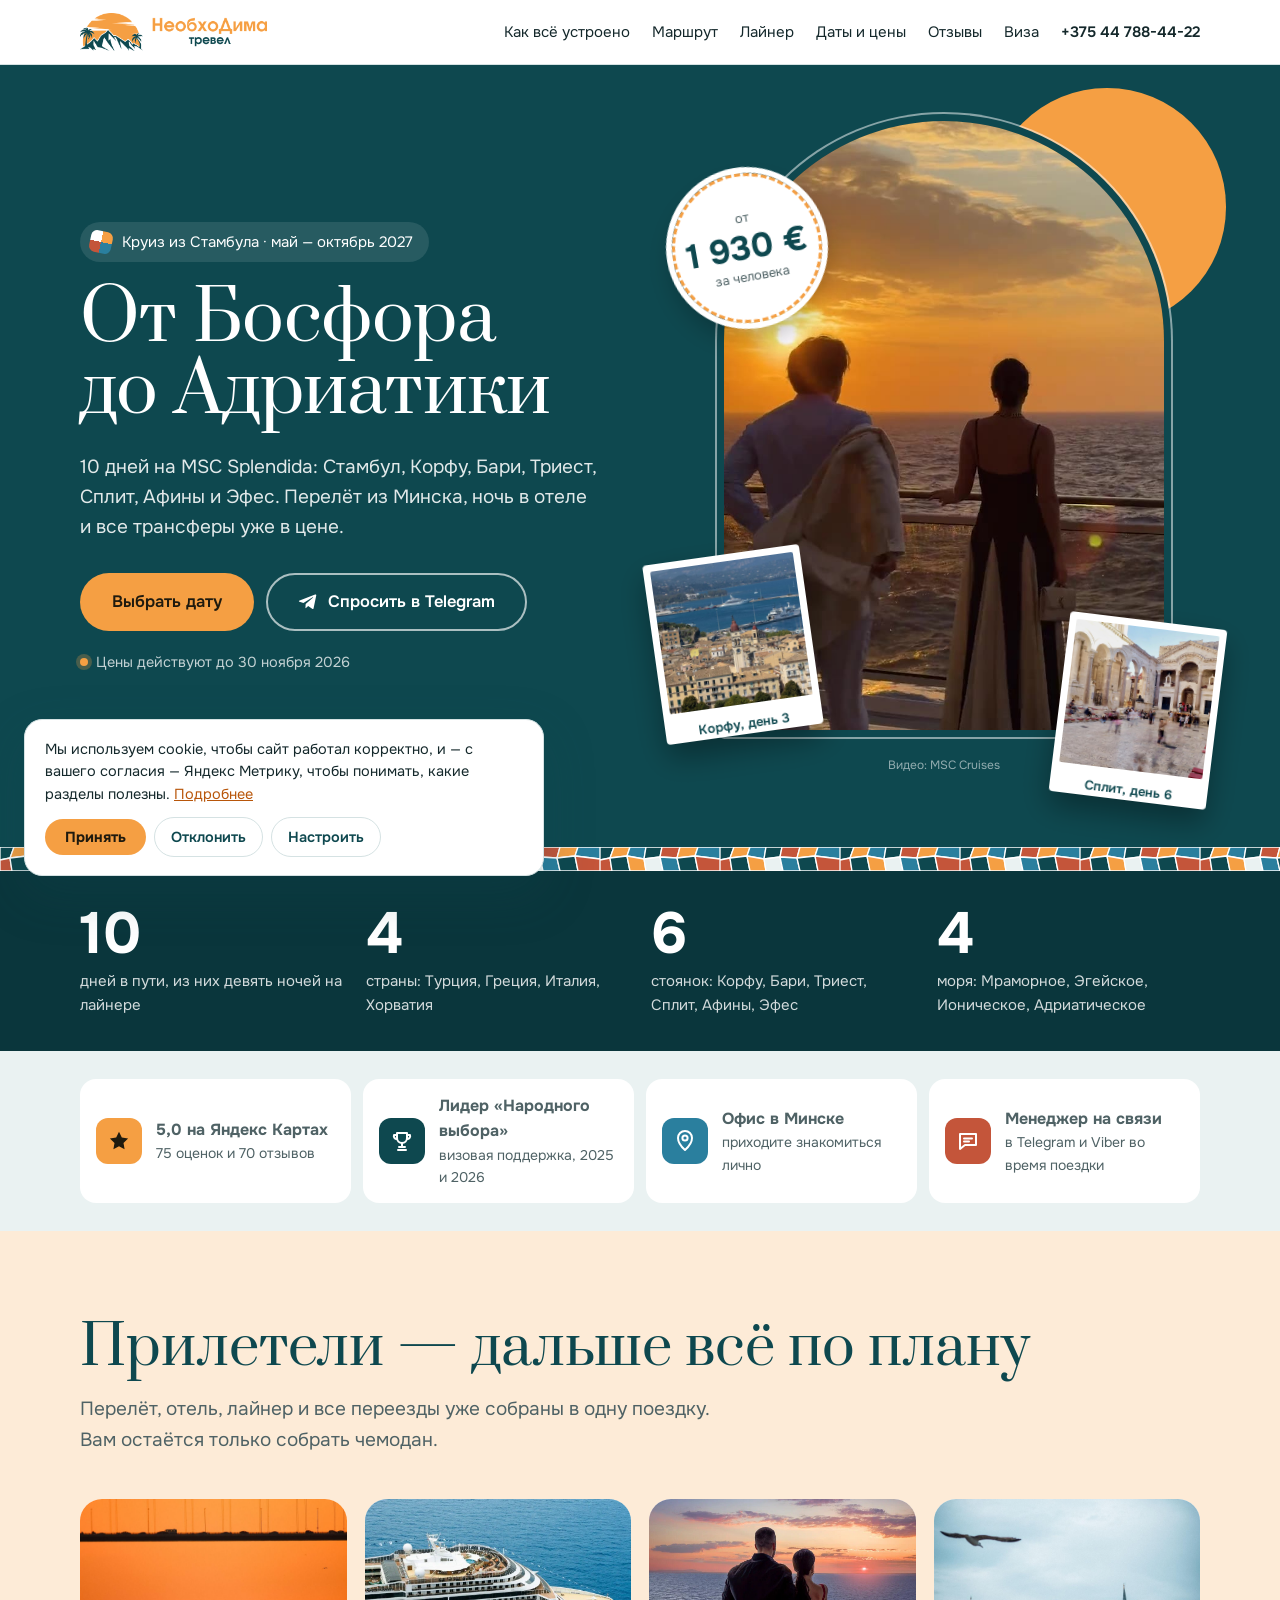
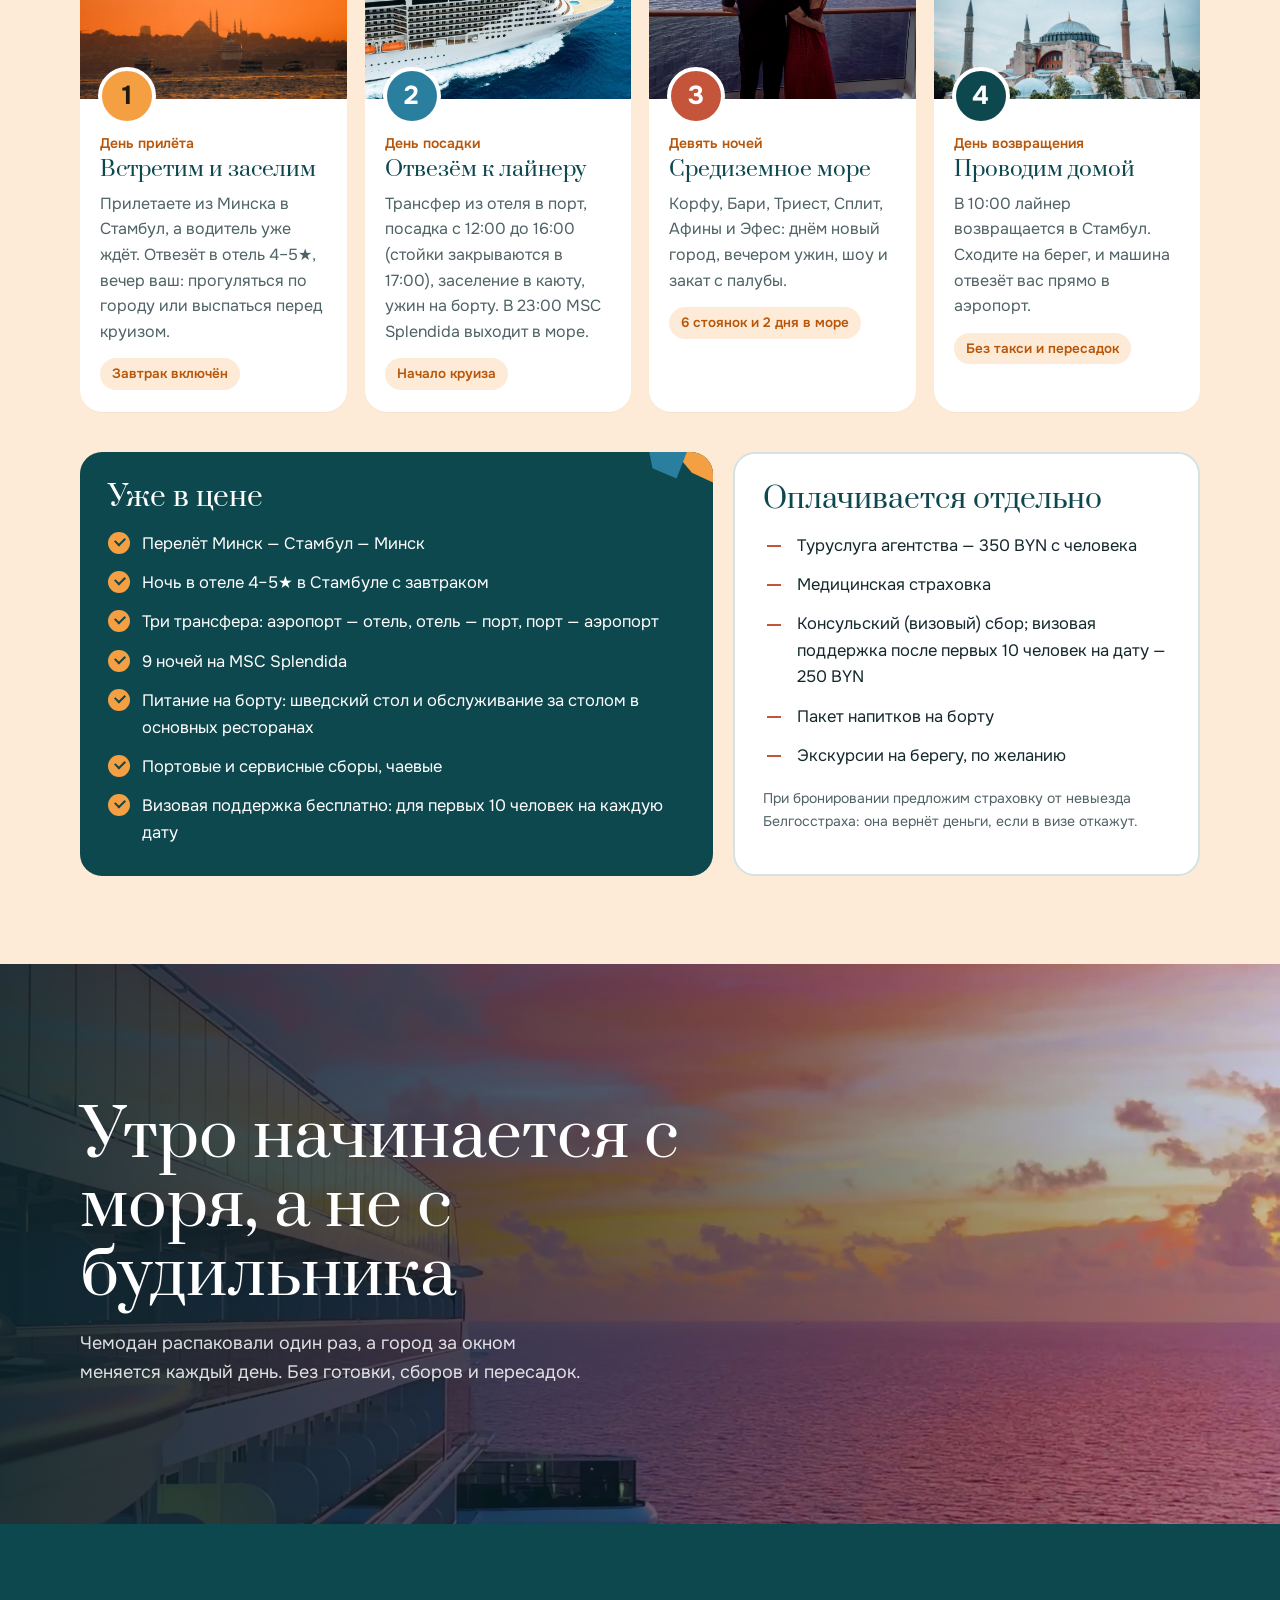
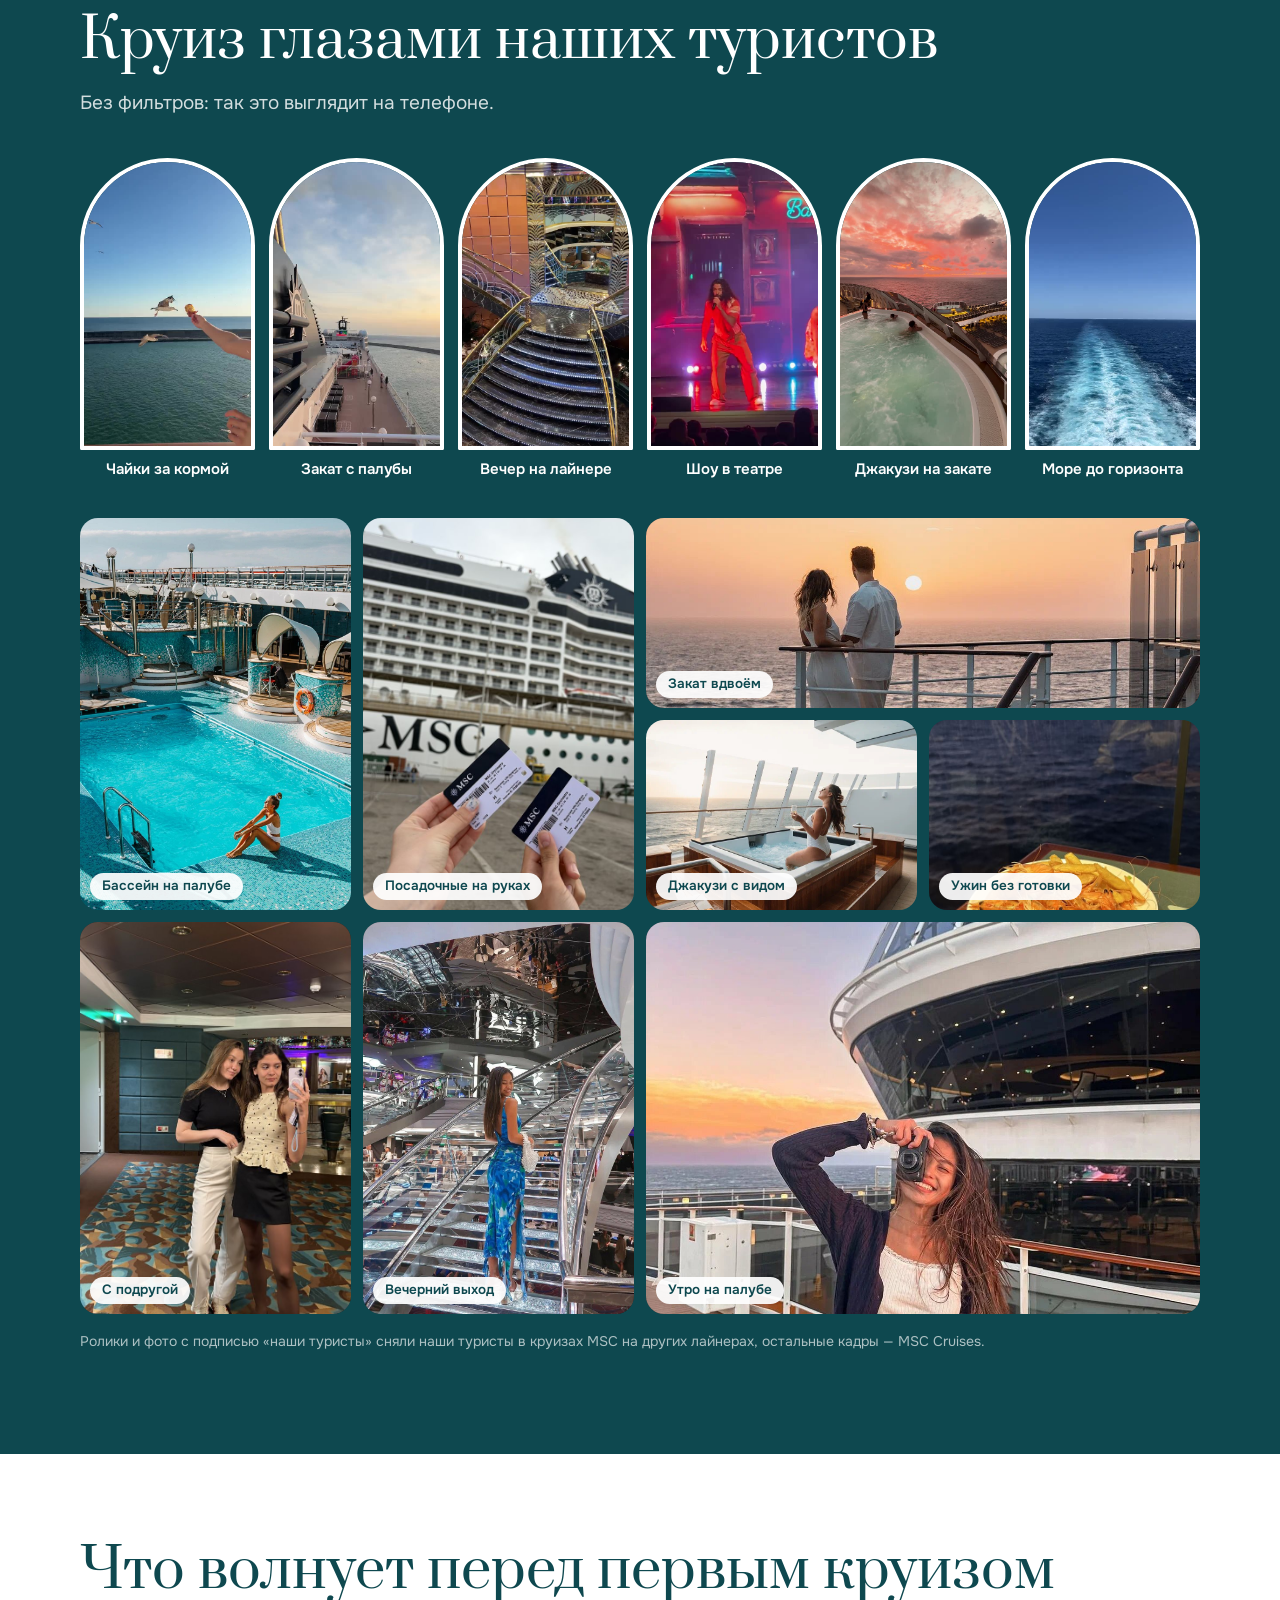
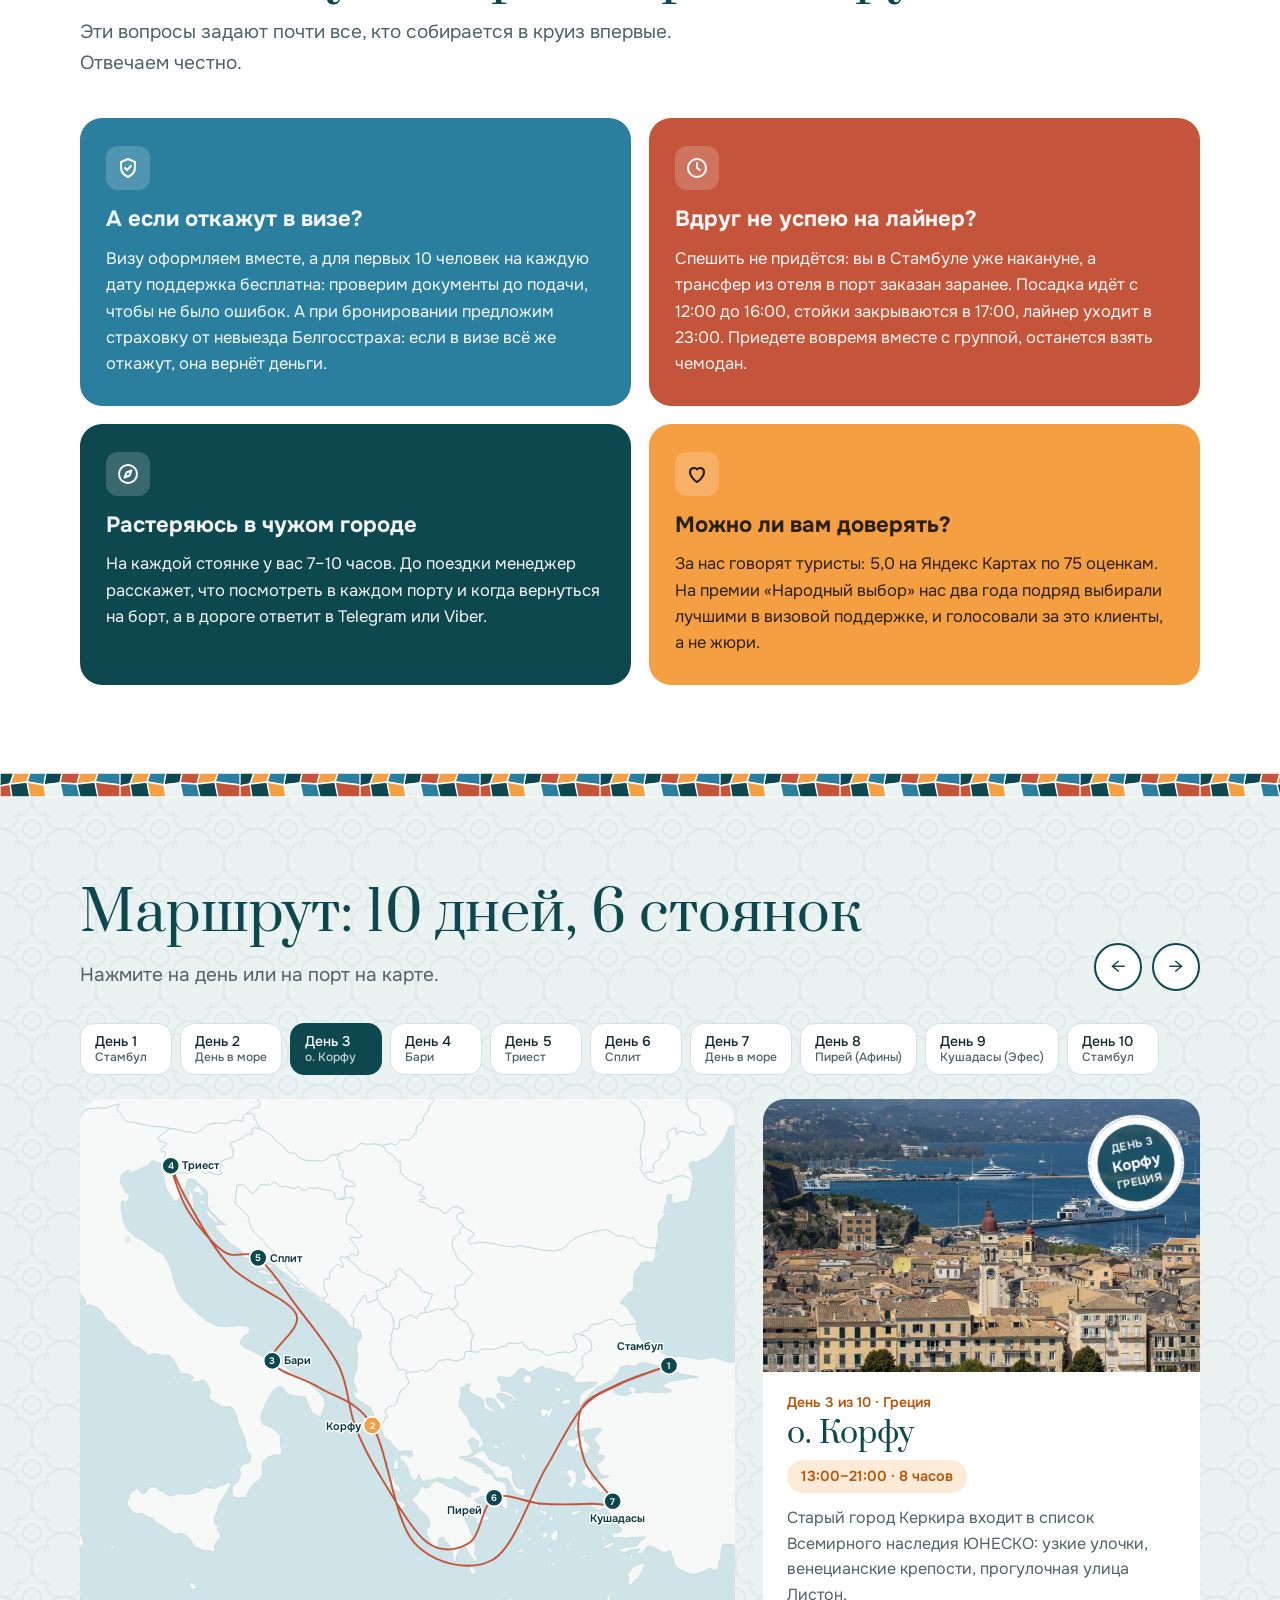
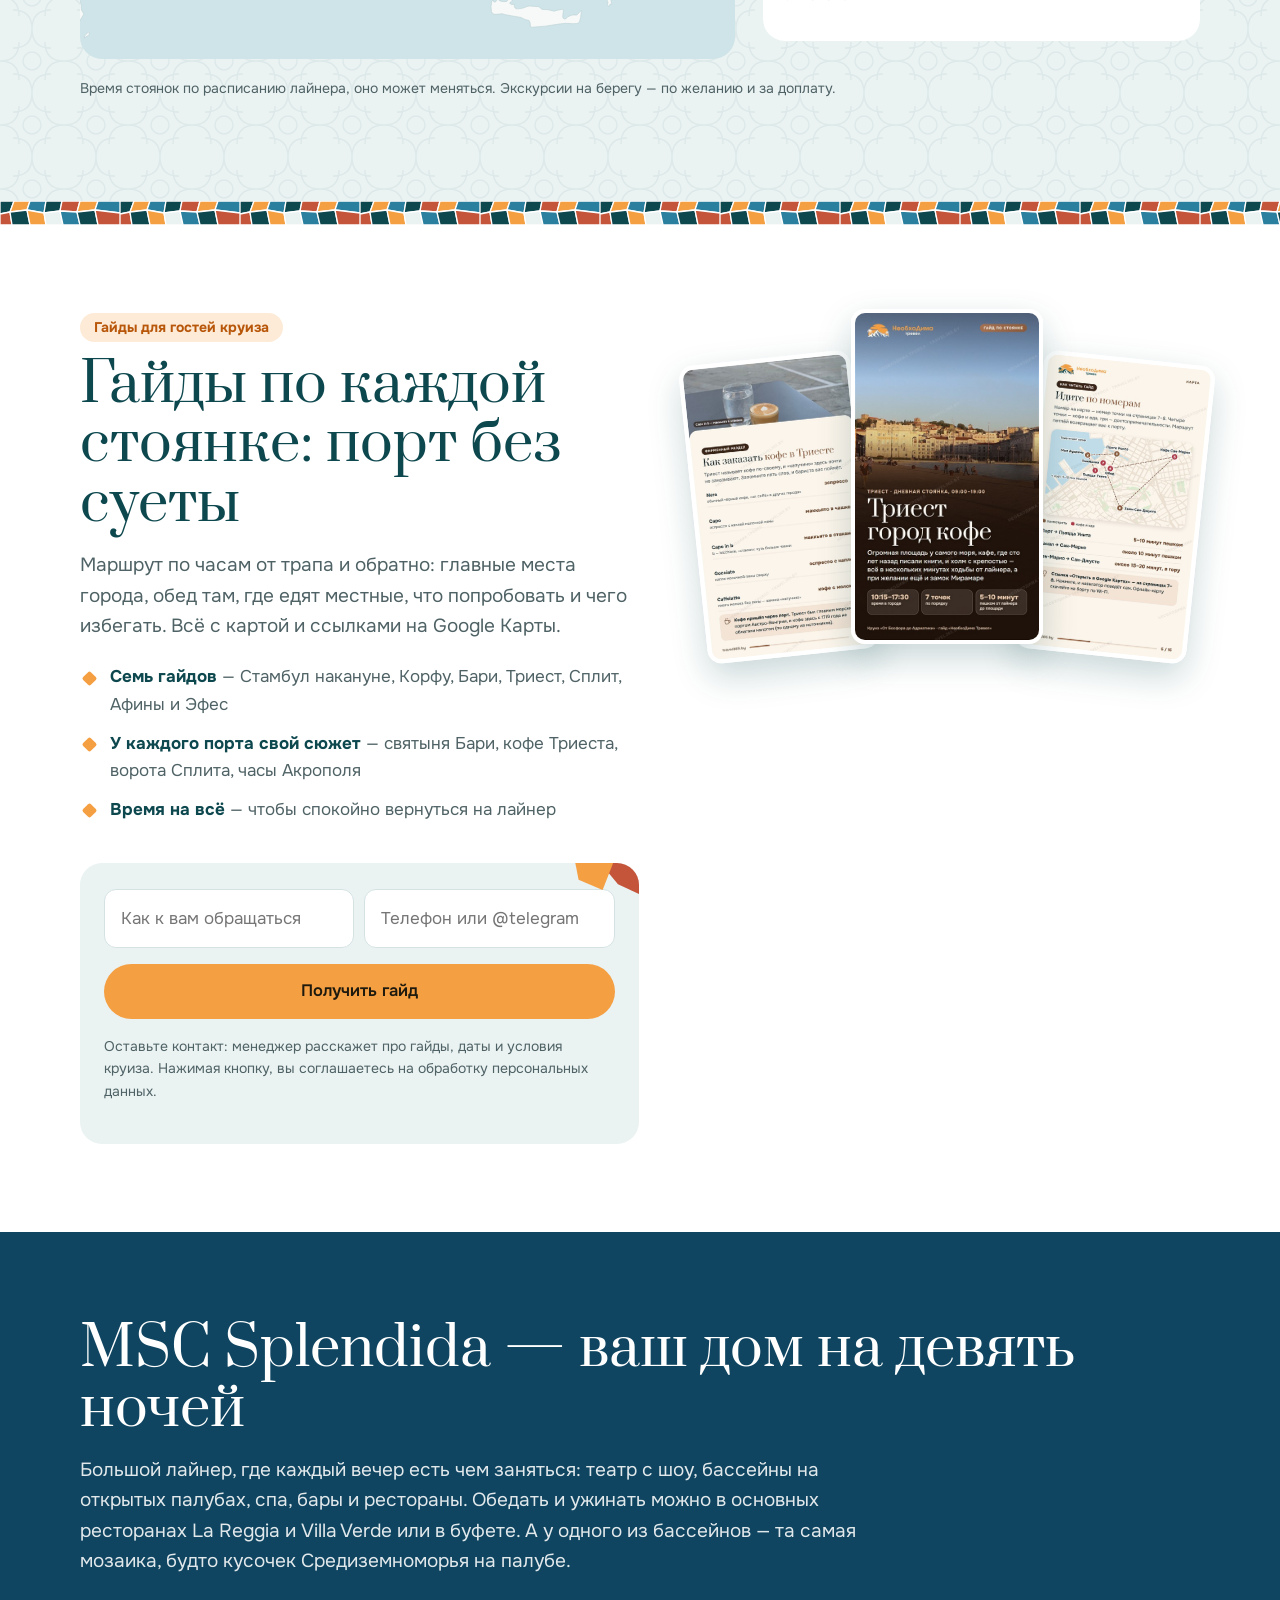
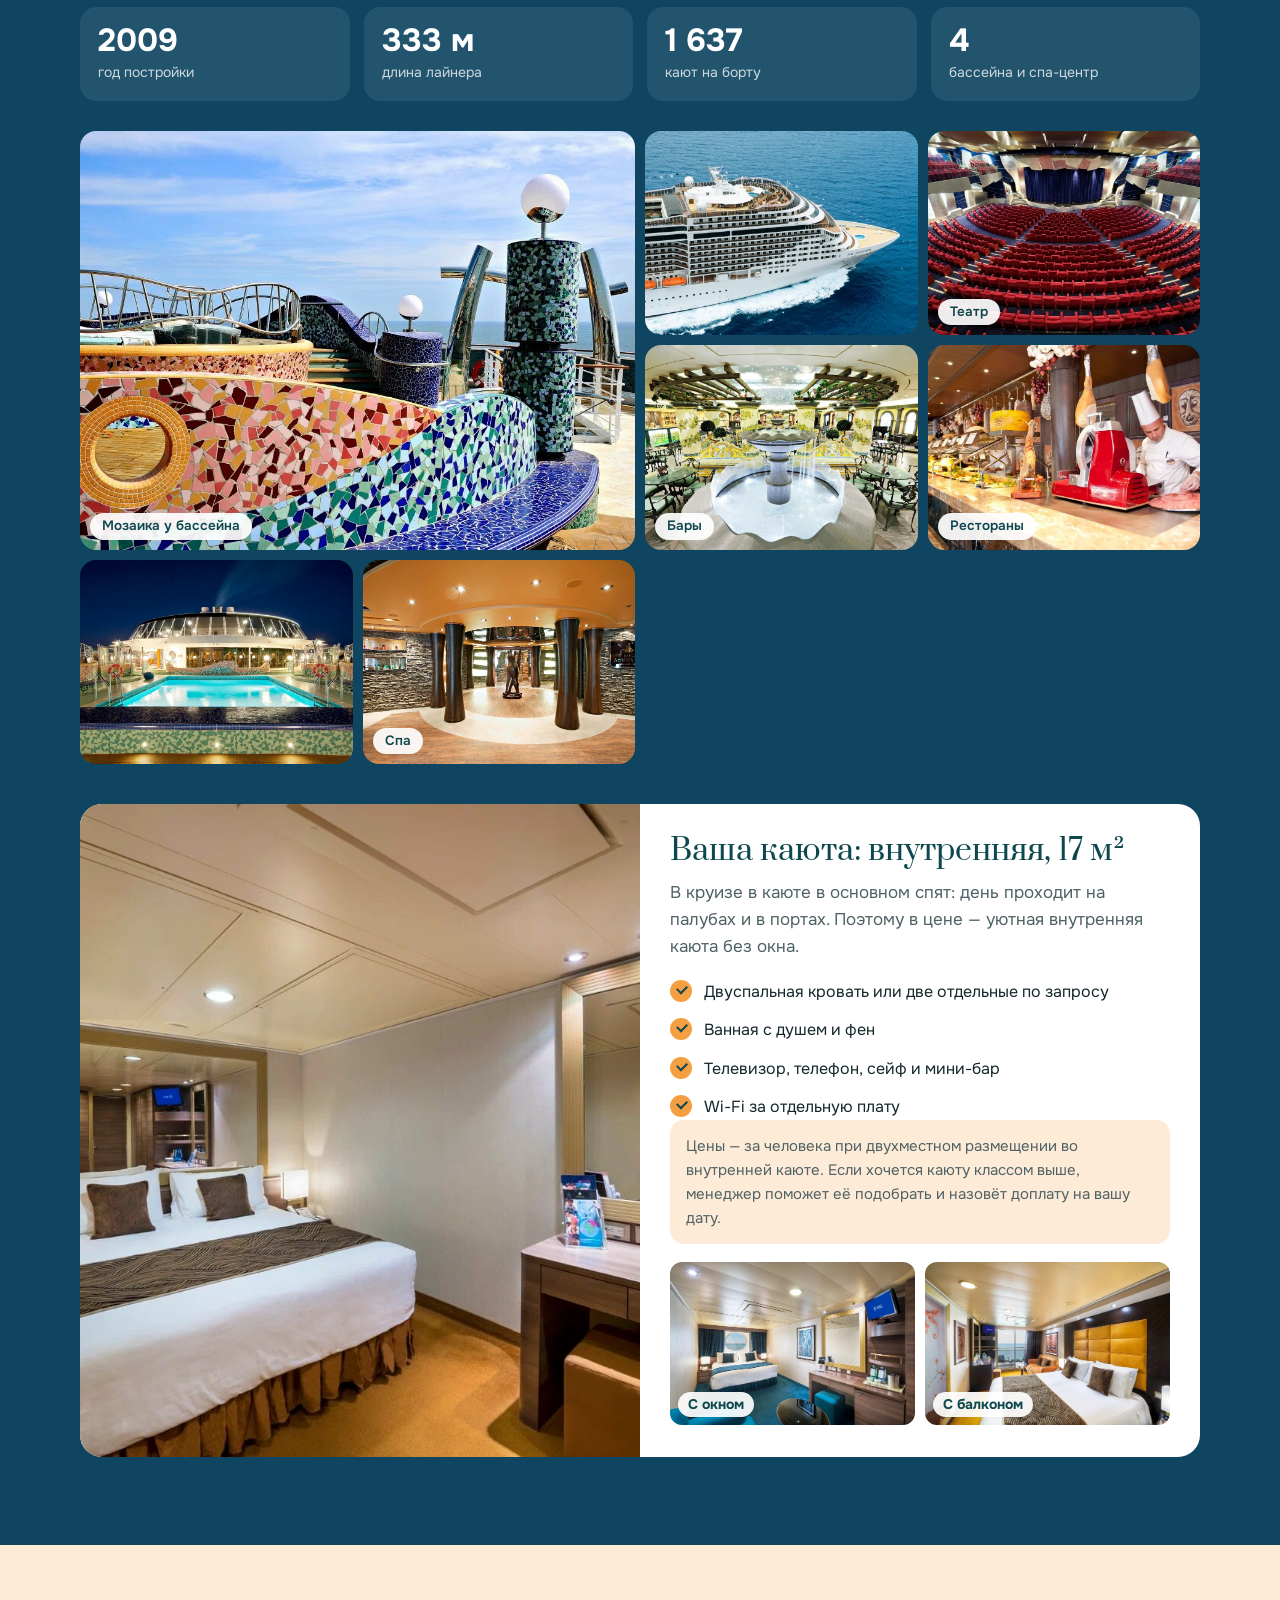
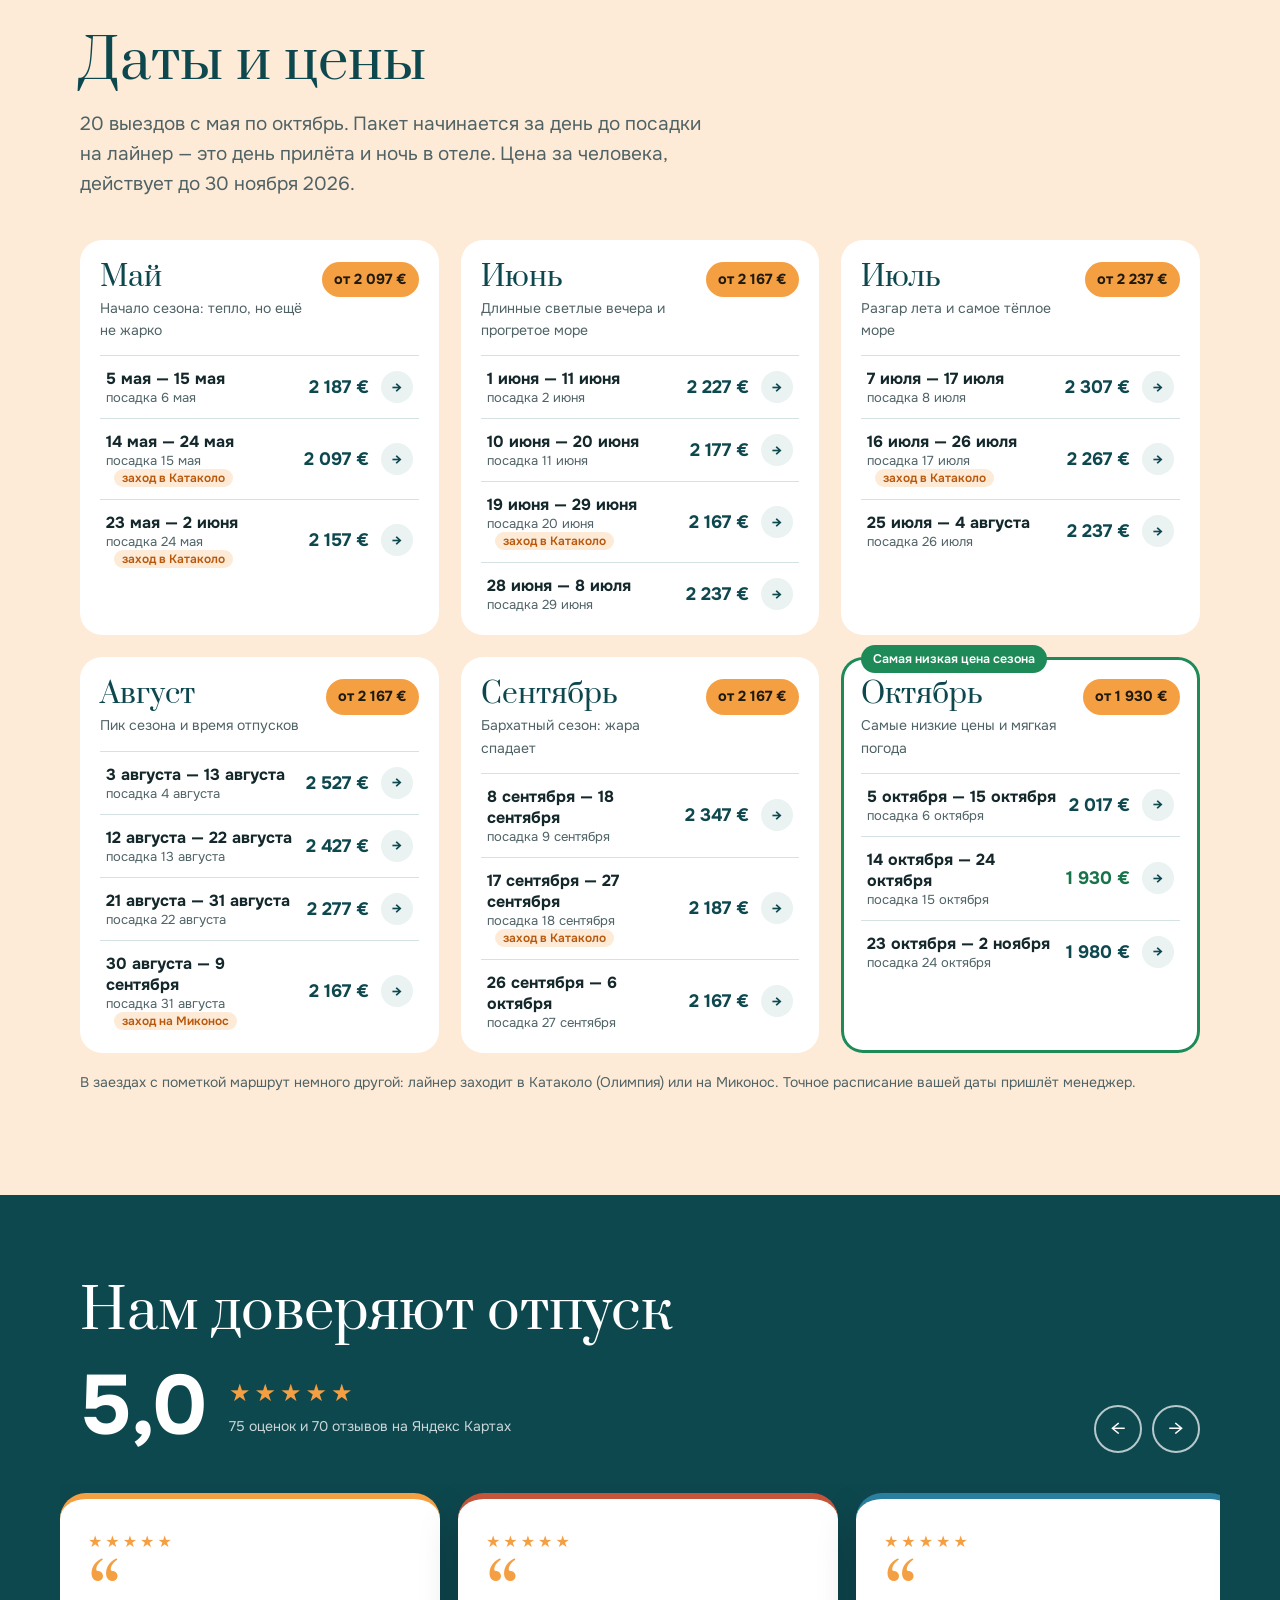
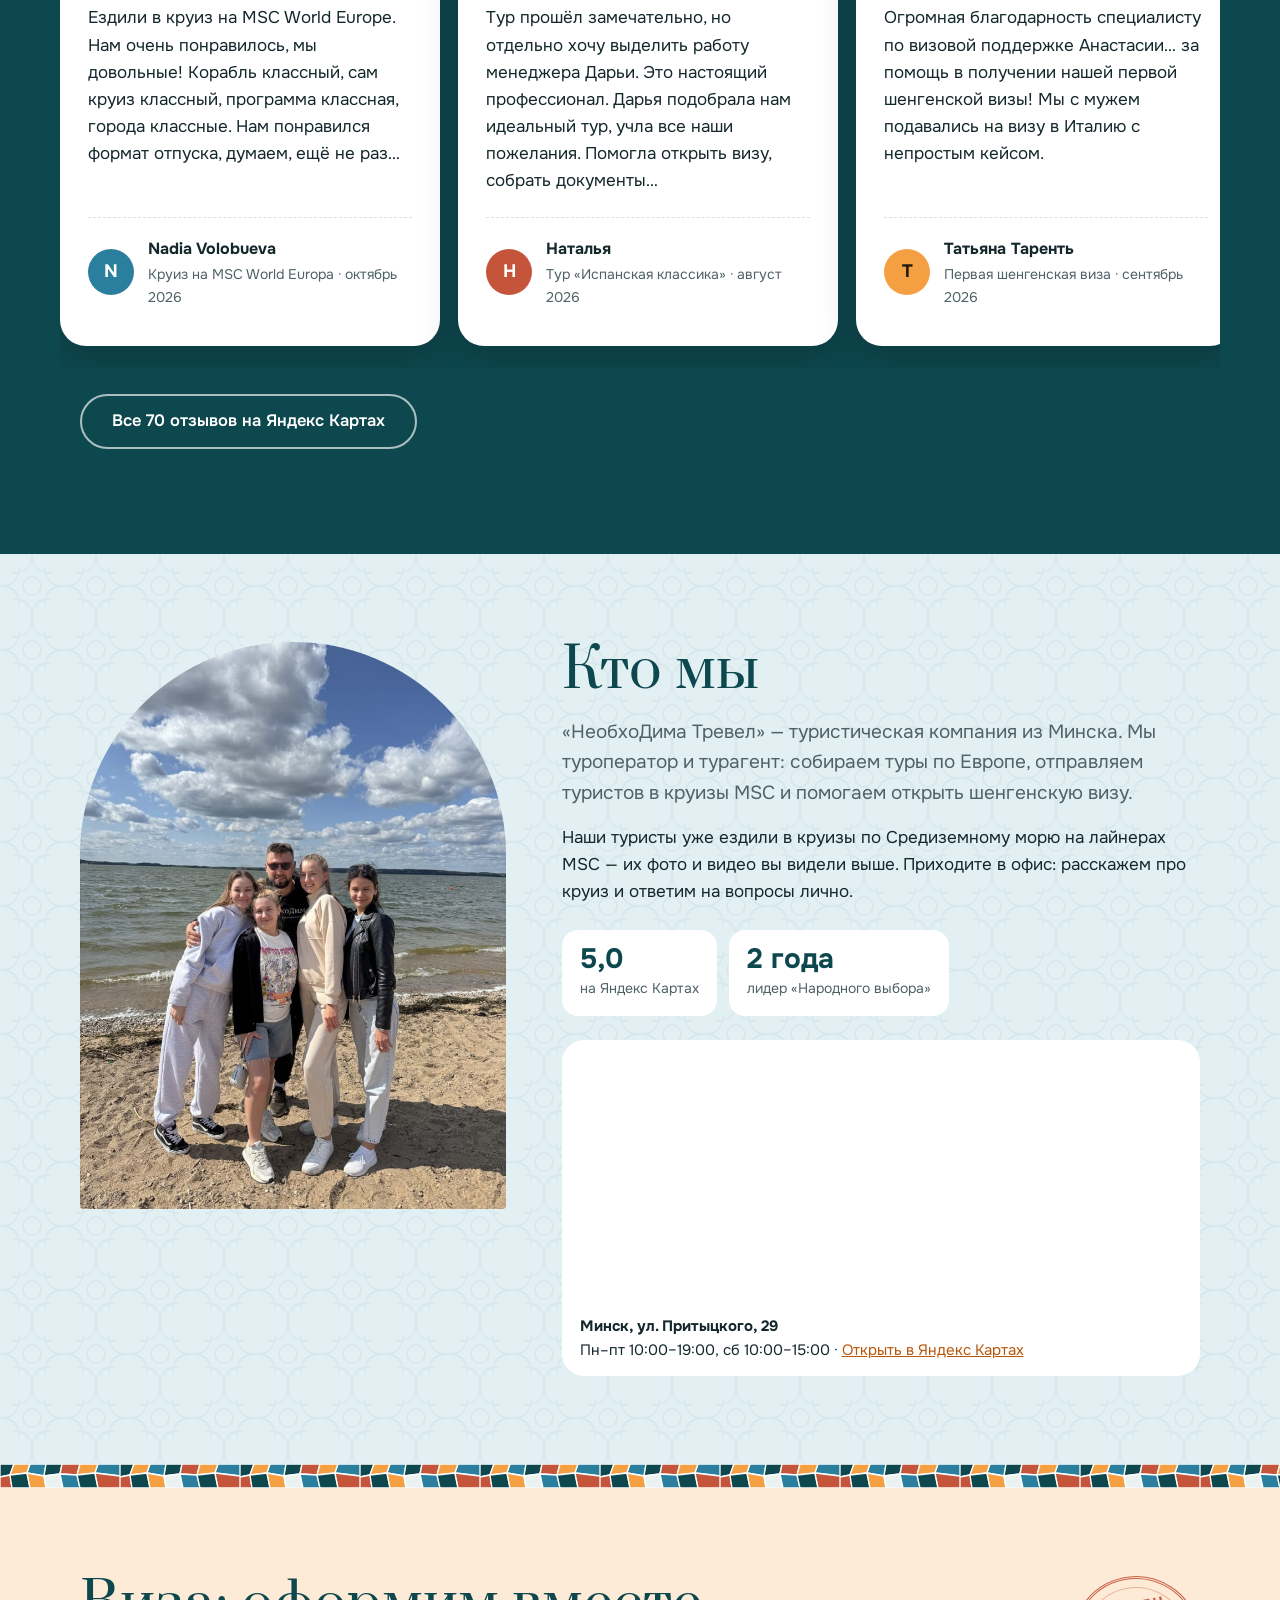
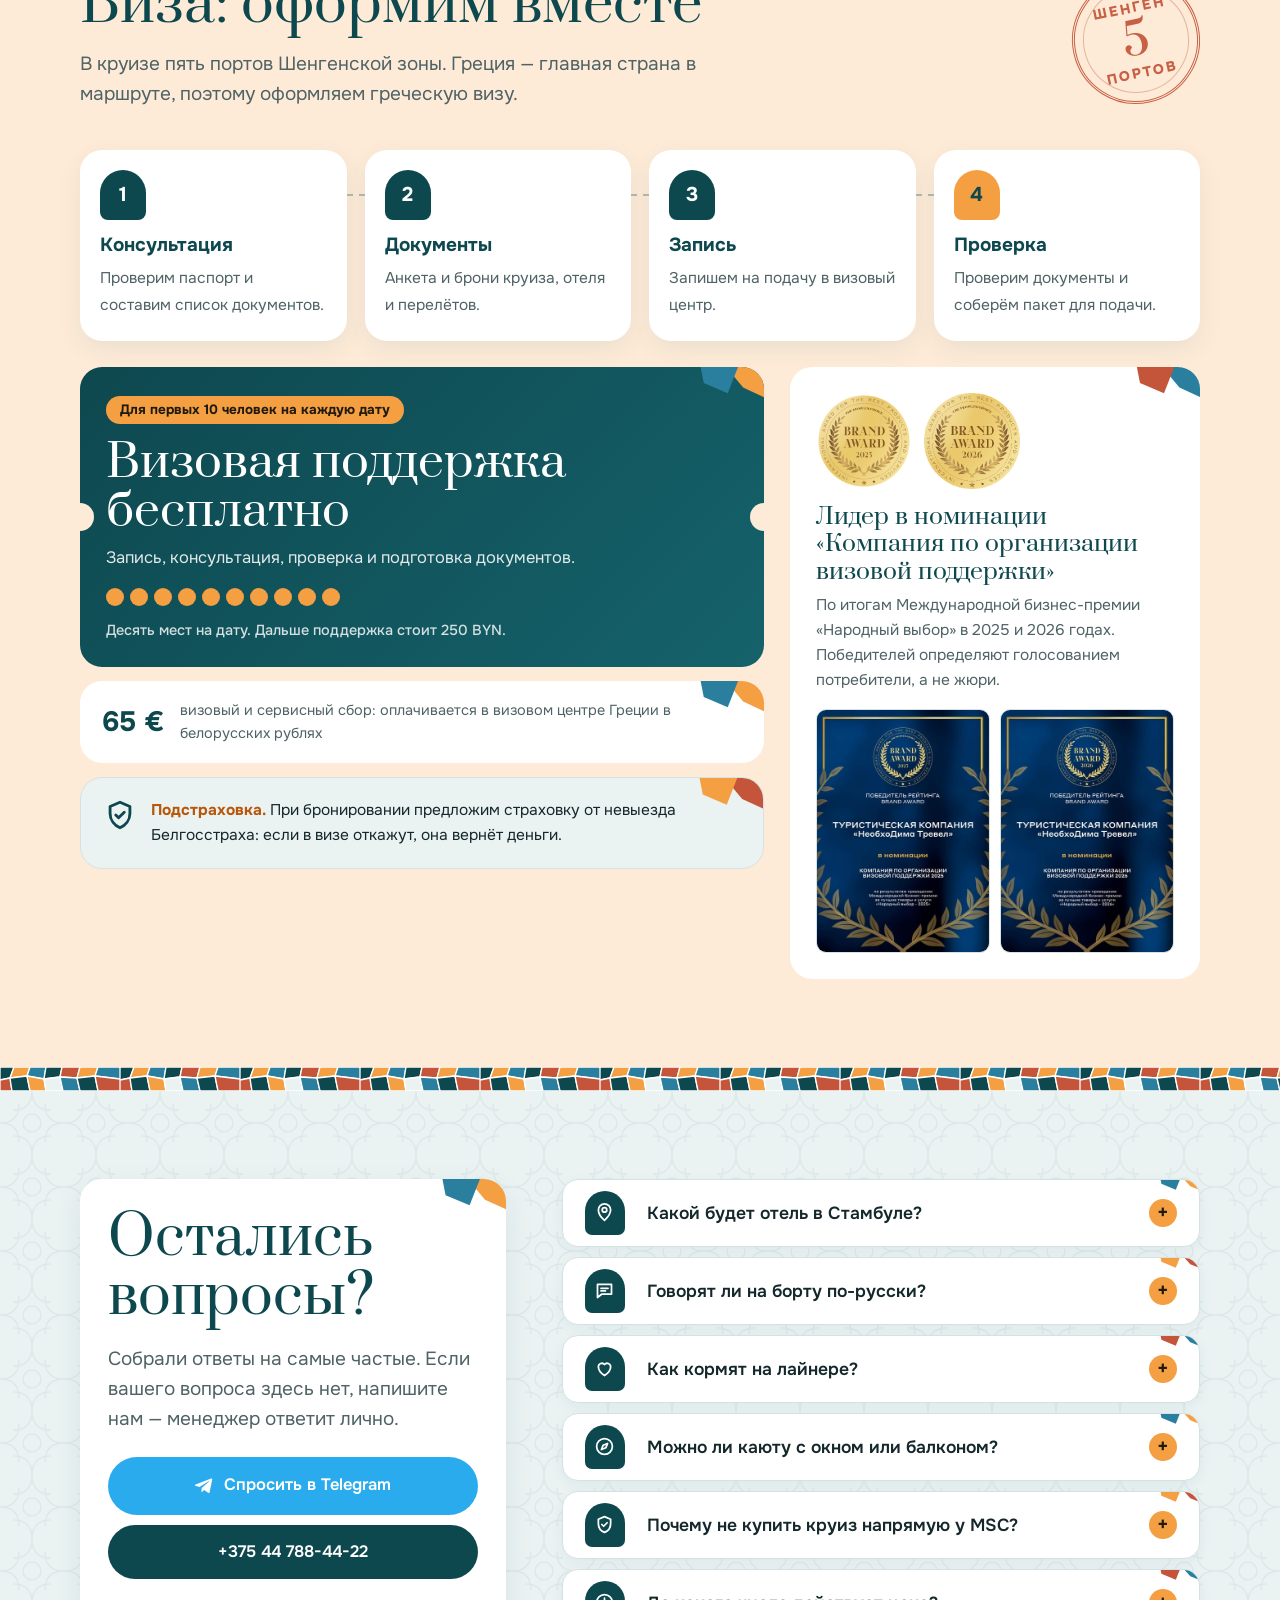
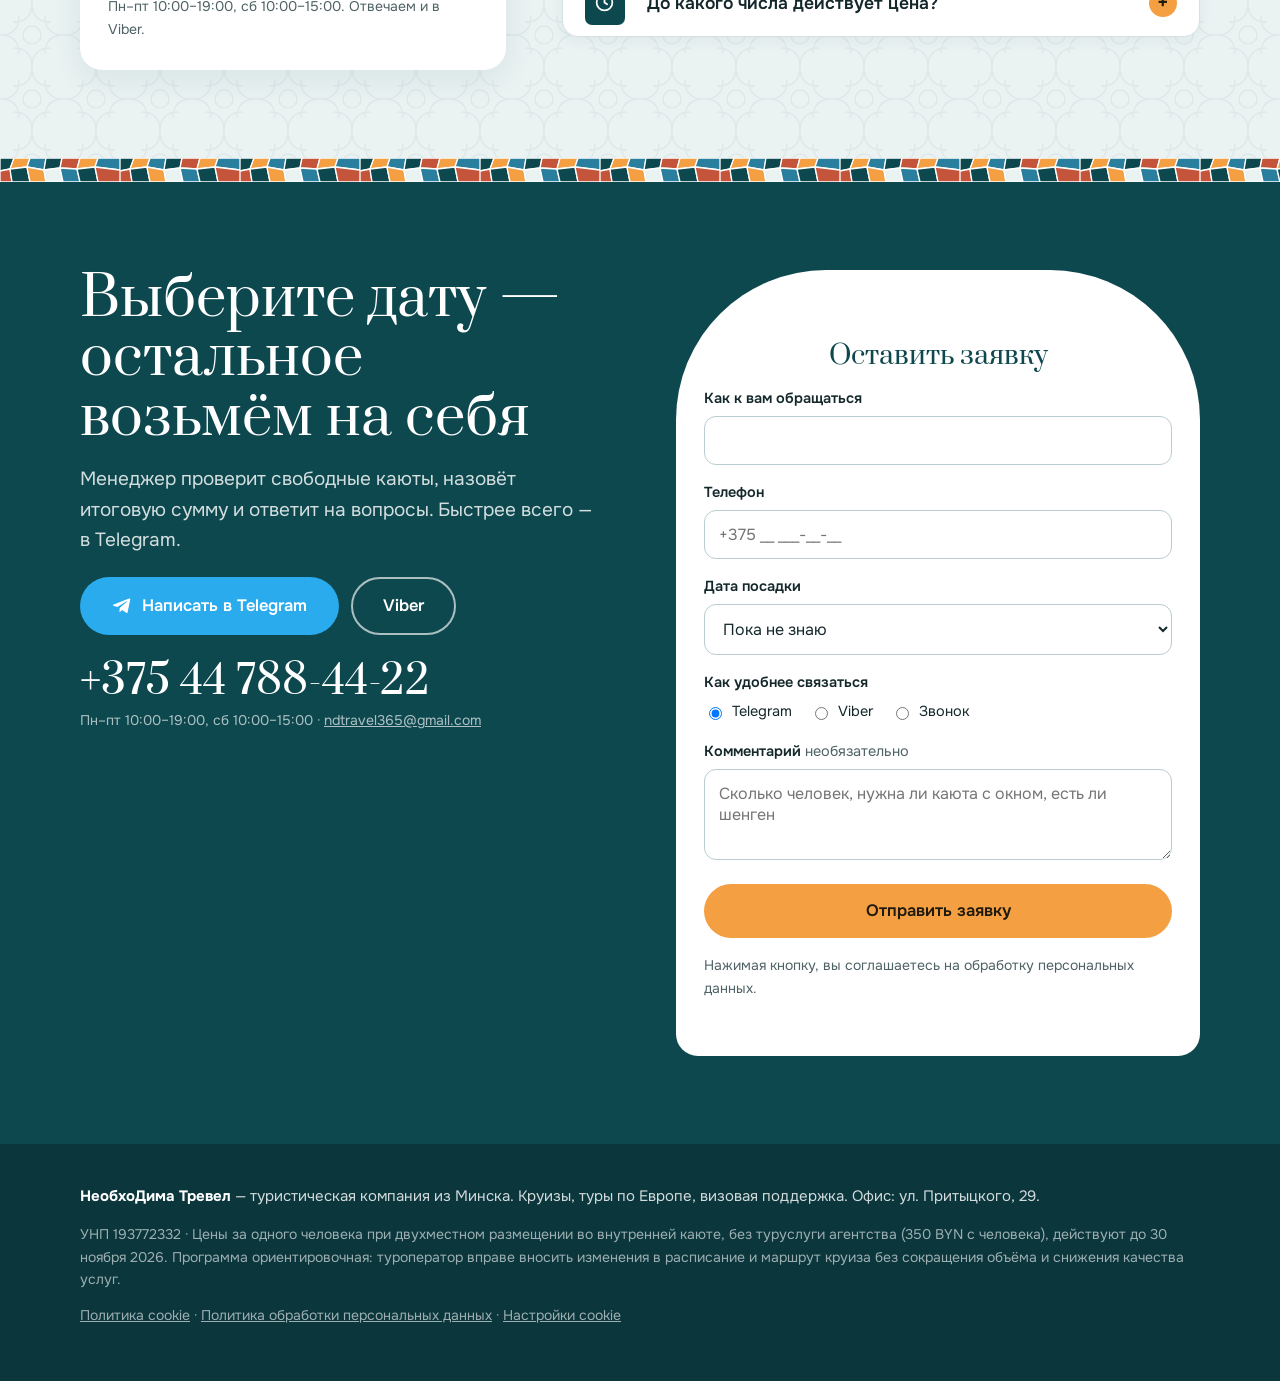
<file: index.html>
<!DOCTYPE html>
<html lang="ru">
<head>
<meta charset="utf-8">
<meta name="robots" content="index, follow">
<meta name="viewport" content="width=device-width, initial-scale=1, viewport-fit=cover">
<meta name="theme-color" content="#0E484F">
<title>От Босфора до Адриатики: круиз из Стамбула на MSC Splendida 2027 — от 1 930 €</title>
<meta name="description" content="10 дней на MSC Splendida: Стамбул, Корфу, Бари, Триест, Сплит, Афины и Эфес. Перелёт из Минска, ночь в отеле 4–5★ с завтраком и трансферы в цене. Выезды с мая по октябрь 2027, от 1 930 €.">
<link rel="canonical" href="https://splendida.travel365.by/">
<meta property="og:url" content="https://splendida.travel365.by/">
<meta property="og:image" content="https://splendida.travel365.by/images/aerial-01.jpg">
<meta property="og:image:alt" content="Лайнер MSC Splendida в море">
<meta property="og:title" content="От Босфора до Адриатики — круиз из Стамбула на MSC Splendida">
<meta property="og:description" content="Корфу, Бари, Триест, Сплит, Афины и Эфес. 20 выездов с мая по октябрь 2027, от 1 930 € на человека.">
<meta property="og:type" content="website">
<meta property="og:locale" content="ru_RU">
<link rel="icon" type="image/png" href="images/favicon.png">
<link rel="preconnect" href="https://fonts.googleapis.com">
<link rel="preconnect" href="https://fonts.gstatic.com" crossorigin>
<link href="https://fonts.googleapis.com/css2?family=Prata&family=Onest:wght@400;500;600;700&display=swap" rel="stylesheet">
<link rel="stylesheet" href="styles.css?v=60">
<script src="consent.js?v=1"></script>
<script type="application/ld+json">
{
  "@context": "https://schema.org",
  "@type": "TouristTrip",
  "name": "От Босфора до Адриатики — круиз из Стамбула на MSC Splendida",
  "description": "Перелёт из Минска, одна ночь в отеле 4–5★ с завтраком в Стамбуле, три трансфера и 9 ночей на лайнере MSC Splendida: Корфу, Бари, Триест, Сплит, Пирей (Афины), Кушадасы (Эфес).",
  "touristType": "Круиз по Средиземному морю",
  "itinerary": {"@type": "ItemList", "itemListElement": [
    {"@type": "ListItem", "position": 1, "item": {"@type": "City", "name": "Стамбул"}},
    {"@type": "ListItem", "position": 2, "item": {"@type": "Place", "name": "о. Корфу"}},
    {"@type": "ListItem", "position": 3, "item": {"@type": "City", "name": "Бари"}},
    {"@type": "ListItem", "position": 4, "item": {"@type": "City", "name": "Триест"}},
    {"@type": "ListItem", "position": 5, "item": {"@type": "City", "name": "Сплит"}},
    {"@type": "ListItem", "position": 6, "item": {"@type": "City", "name": "Пирей"}},
    {"@type": "ListItem", "position": 7, "item": {"@type": "City", "name": "Кушадасы"}}]},
  "provider": {"@type": "TravelAgency", "name": "НеобхоДима Тревел", "telephone": "+375447884422", "address": {"@type": "PostalAddress", "streetAddress": "ул. Притыцкого, 29", "addressLocality": "Минск", "addressCountry": "BY"}},
  "offers": {"@type": "AggregateOffer", "priceCurrency": "EUR", "lowPrice": "1930", "highPrice": "2527", "offerCount": "20", "priceValidUntil": "2026-11-30"}
}
</script>
</head>
<body>
<a class="skip" href="#kak">К содержимому</a>

<svg width="0" height="0" style="position:absolute" aria-hidden="true"><defs>
  <symbol id="i-tg" viewBox="0 0 24 24"><path fill="currentColor" d="M21.9 4.3 18.7 19.4c-.2 1-.9 1.3-1.7.8l-4.8-3.5-2.3 2.2c-.3.3-.5.5-1 .5l.3-4.9 8.9-8c.4-.3-.1-.5-.6-.2L6.5 13.2 1.8 11.7c-1-.3-1-1 .2-1.5L20.5 3.1c.9-.3 1.6.2 1.4 1.2Z"/></symbol>
  <symbol id="i-star" viewBox="0 0 24 24"><path fill="currentColor" d="m12 2.8 2.8 5.8 6.3.9-4.6 4.4 1.1 6.3L12 17.2l-5.6 3 1.1-6.3L2.9 9.5l6.3-.9Z"/></symbol>
  <symbol id="i-cup" viewBox="0 0 24 24" fill="none" stroke="currentColor" stroke-width="2" stroke-linecap="round" stroke-linejoin="round"><path d="M7 4h10v5a5 5 0 0 1-10 0Z"/><path d="M7 6H4a3 3 0 0 0 3 4M17 6h3a3 3 0 0 1-3 4M12 14v4M8 21h8M9 18h6"/></symbol>
  <symbol id="i-pin" viewBox="0 0 24 24" fill="none" stroke="currentColor" stroke-width="2" stroke-linecap="round" stroke-linejoin="round"><path d="M12 21s7-6.2 7-12a7 7 0 1 0-14 0c0 5.8 7 12 7 12Z"/><circle cx="12" cy="9" r="2.6"/></symbol>
  <symbol id="i-chat" viewBox="0 0 24 24" fill="none" stroke="currentColor" stroke-width="2" stroke-linecap="round" stroke-linejoin="round"><path d="M4 5h16v11H9l-5 4Z"/><path d="M8 9.5h8M8 12.5h5"/></symbol>
  <symbol id="i-shield" viewBox="0 0 24 24" fill="none" stroke="currentColor" stroke-width="2" stroke-linecap="round" stroke-linejoin="round"><path d="M12 3 5 6v5c0 4.5 3 8.3 7 10 4-1.7 7-5.5 7-10V6Z"/><path d="m9 12 2 2 4-4"/></symbol>
  <symbol id="i-clock" viewBox="0 0 24 24" fill="none" stroke="currentColor" stroke-width="2" stroke-linecap="round"><circle cx="12" cy="12" r="9"/><path d="M12 7v5l3 2"/></symbol>
  <symbol id="i-compass" viewBox="0 0 24 24" fill="none" stroke="currentColor" stroke-width="2" stroke-linejoin="round"><circle cx="12" cy="12" r="9"/><path d="m15.5 8.5-2 5-5 2 2-5Z"/></symbol>
  <symbol id="i-heart" viewBox="0 0 24 24" fill="none" stroke="currentColor" stroke-width="2" stroke-linejoin="round"><path d="M12 20s-7-4.4-7-10a4 4 0 0 1 7-2.6A4 4 0 0 1 19 10c0 5.6-7 10-7 10Z"/></symbol>
</defs></svg>

<header class="top">
  <div class="wrap">
    <a class="logo" href="#hero" aria-label="НеобхоДима Тревел"><img src="images/logo.png" alt="НеобхоДима Тревел" width="640" height="190"></a>
    <nav class="nav" aria-label="Разделы">
      <a href="#kak">Как всё устроено</a><a href="#marshrut">Маршрут</a><a href="#layner">Лайнер</a><a href="#daty">Даты и цены</a><a href="#otzyvy">Отзывы</a><a href="#viza">Виза</a>
    </nav>
    <a class="top-phone" href="tel:+375447884422">+375 44 788-44-22</a>
  </div>
</header>

<main>

<!-- ПЕРВЫЙ ЭКРАН -->
<section class="hero" id="hero" aria-labelledby="hero-h">
  <div class="hero-in">
    <div>
      <p class="chip-tag"><i aria-hidden="true"></i>Круиз из Стамбула · май — октябрь 2027</p>
      <h1 id="hero-h">От Босфора <span>до Адриатики</span></h1>
      <p class="sub">10 дней на MSC Splendida: Стамбул, Корфу, Бари, Триест, Сплит, Афины и Эфес. Перелёт из Минска, ночь в отеле и все трансферы уже в цене.</p>
      <p class="price-m">от <b>1 930 €</b> за человека</p>
      <div class="hero-cta">
        <a class="btn btn-gold" href="#daty">Выбрать дату</a>
        <a class="btn btn-line" href="https://t.me/+375447884422" target="_blank" rel="noopener"><svg aria-hidden="true"><use href="#i-tg"/></svg>Спросить в Telegram</a>
      </div>
      <p class="deadline">Цены действуют до 30 ноября 2026</p>
    </div>
    <figure class="hero-art" style="margin-block:0">
      <div class="sun" aria-hidden="true"></div>
      <div class="sticker" aria-label="Цена от 1 930 евро"><small>от</small><b>1 930 €</b><small>за человека</small></div>
      <div class="arch"><video id="heroVideo" poster="video/hero-couple-m.jpg" muted loop playsinline preload="metadata" aria-hidden="true"></video></div>
      <div class="pc pc-a" aria-hidden="true"><img src="images/v-corfu-town.jpg" alt="" width="1300" height="867"><span>Корфу, день 3</span></div>
      <div class="pc pc-b" aria-hidden="true"><img src="images/split.jpg" alt="" width="1300" height="975"><span>Сплит, день 6</span></div>
      <figcaption class="cap-video">Видео: MSC Cruises</figcaption>
    </figure>
  </div>
  <div class="mosaic" aria-hidden="true"></div>
</section>

<div class="facts">
  <div class="facts-in">
    <div class="fact"><b>10</b><span>дней в пути, из них девять ночей на лайнере</span></div>
    <div class="fact"><b>4</b><span>страны: Турция, Греция, Италия, Хорватия</span></div>
    <div class="fact"><b>6</b><span>стоянок: Корфу, Бари, Триест, Сплит, Афины, Эфес</span></div>
    <div class="fact"><b>4</b><span>моря: Мраморное, Эгейское, Ионическое, Адриатическое</span></div>
  </div>
</div>

<!-- ДОВЕРИЕ -->
<div class="trust">
  <div class="trust-in">
    <a class="tr" href="#otzyvy"><span class="ic" style="background:var(--orange);color:#1F1A0E"><svg aria-hidden="true"><use href="#i-star"/></svg></span><span><b>5,0 на Яндекс Картах</b><span>75 оценок и 70 отзывов</span></span></a>
    <a class="tr" href="#viza"><span class="ic" style="background:var(--dark)"><svg aria-hidden="true"><use href="#i-cup"/></svg></span><span><b>Лидер «Народного выбора»</b><span>визовая поддержка, 2025 и 2026</span></span></a>
    <a class="tr" href="#my"><span class="ic" style="background:var(--aegean)"><svg aria-hidden="true"><use href="#i-pin"/></svg></span><span><b>Офис в Минске</b><span>приходите знакомиться лично</span></span></a>
    <div class="tr"><span class="ic" style="background:var(--tile)"><svg aria-hidden="true"><use href="#i-chat"/></svg></span><span><b>Менеджер на связи</b><span>в Telegram и Viber во время поездки</span></span></div>
  </div>
</div>

<!-- КАК ВСЁ УСТРОЕНО -->
<section class="sec peach" id="kak" aria-labelledby="kak-h">
  <div class="wrap">
    <h2 id="kak-h">Прилетели — дальше всё по плану</h2>
    <p class="lead">Перелёт, отель, лайнер и все переезды уже собраны в одну поездку. Вам остаётся только собрать чемодан.</p>
    <div class="steps">
      <article class="step">
        <div class="ph"><img src="images/v-ist-sunset.jpg" alt="Закат над Стамбулом" width="1300" height="867" loading="lazy"><span class="n">1</span></div>
        <div class="in"><p class="when">День прилёта</p><h3>Встретим и заселим</h3>
          <p>Прилетаете из Минска в Стамбул, а водитель уже ждёт. Отвезёт в отель 4–5★, вечер ваш: прогуляться по городу или выспаться перед круизом.</p>
          <span class="pill">Завтрак включён</span></div>
      </article>
      <article class="step">
        <div class="ph"><img src="images/aerial-04.jpg" alt="Лайнер MSC Splendida в море" width="1021" height="680" loading="lazy"><span class="n">2</span></div>
        <div class="in"><p class="when">День посадки</p><h3>Отвезём к лайнеру</h3>
          <p>Трансфер из отеля в порт, посадка с 12:00 до 16:00 (стойки закрываются в 17:00), заселение в каюту, ужин на борту. В 23:00 MSC Splendida выходит в море.</p>
          <span class="pill">Начало круиза</span></div>
      </article>
      <article class="step">
        <div class="ph"><img src="images/people-14.jpg" alt="Пара на балконе лайнера на закате" width="1024" height="1280" loading="lazy" style="object-position:50% 35%"><span class="n">3</span></div>
        <div class="in"><p class="when">Девять ночей</p><h3>Средиземное море</h3>
          <p>Корфу, Бари, Триест, Сплит, Афины и Эфес: днём новый город, вечером ужин, шоу и закат с палубы.</p>
          <span class="pill">6 стоянок и 2 дня в море</span></div>
      </article>
      <article class="step">
        <div class="ph"><img src="images/v-ist-hagia.jpg" alt="Собор Святой Софии в Стамбуле" width="1300" height="867" loading="lazy"><span class="n">4</span></div>
        <div class="in"><p class="when">День возвращения</p><h3>Проводим домой</h3>
          <p>В 10:00 лайнер возвращается в Стамбул. Сходите на берег, и машина отвезёт вас прямо в аэропорт.</p>
          <span class="pill">Без такси и пересадок</span></div>
      </article>
    </div>

    <div class="incl-grid" id="vklyucheno">
      <div class="box yes shards">
        <h3>Уже в цене</h3>
        <ul class="list yes">
          <li>Перелёт Минск — Стамбул — Минск</li>
          <li>Ночь в отеле 4–5★ в Стамбуле с завтраком</li>
          <li>Три трансфера: аэропорт — отель, отель — порт, порт — аэропорт</li>
          <li>9 ночей на MSC Splendida</li>
          <li>Питание на борту: шведский стол и обслуживание за столом в основных ресторанах</li>
          <li>Портовые и сервисные сборы, чаевые</li>
          <li>Визовая поддержка бесплатно: для первых 10 человек на каждую дату</li>
        </ul>
      </div>
      <div class="box no">
        <h3>Оплачивается отдельно</h3>
        <ul class="list no">
          <li>Туруслуга агентства — 350 BYN с человека</li>
          <li>Медицинская страховка</li>
          <li>Консульский (визовый) сбор; визовая поддержка после первых 10 человек на дату — 250 BYN</li>
          <li>Пакет напитков на борту</li>
          <li>Экскурсии на берегу, по желанию</li>
        </ul>
        <p class="small" style="margin:18px 0 0">При бронировании предложим страховку от невыезда Белгосстраха: она вернёт деньги, если в визе откажут.</p>
      </div>
    </div>
  </div>
</section>

<!-- ФРАЗА НА ВИДЕО -->
<section class="quote-band" aria-label="Атмосфера круиза">
  <video class="qb-video" muted loop playsinline preload="none" poster="video/hero-sunset-d.jpg" data-src="video/hero-sunset-d.mp4" aria-hidden="true"></video>
  <div class="wrap">
    <q>Утро начинается с моря, а не с будильника</q>
    <p>Чемодан распаковали один раз, а город за окном меняется каждый день. Без готовки, сборов и пересадок.</p>
  </div>
</section>

<!-- ТУРИСТЫ -->
<section class="sec dark" id="lyudi" aria-labelledby="ppl-h">
  <div class="wrap">
    <h2 id="ppl-h">Круиз глазами наших туристов</h2>
    <p class="lead">Без фильтров: так это выглядит на телефоне.</p>
    <div class="reels">
      <figure class="reel"><div class="fr"><video muted loop playsinline preload="none" poster="video/gulls.jpg" data-src="video/gulls.mp4" aria-label="Чайки за кормой лайнера"></video></div><figcaption>Чайки за кормой</figcaption></figure>
      <figure class="reel"><div class="fr"><video muted loop playsinline preload="none" poster="video/sunset.jpg" data-src="video/sunset.mp4" aria-label="Закат с палубы"></video></div><figcaption>Закат с палубы</figcaption></figure>
      <figure class="reel"><div class="fr"><video muted loop playsinline preload="none" poster="video/stairsv.jpg" data-src="video/stairsv.mp4" aria-label="Вечер на лайнере"></video></div><figcaption>Вечер на лайнере</figcaption></figure>
      <figure class="reel"><div class="fr"><video muted loop playsinline preload="none" poster="video/showv.jpg" data-src="video/showv.mp4" aria-label="Шоу в театре лайнера"></video></div><figcaption>Шоу в театре</figcaption></figure>
      <figure class="reel"><div class="fr"><video muted loop playsinline preload="none" poster="video/v-jacuzzi.jpg" data-src="video/v-jacuzzi.mp4" aria-label="Джакузи на закате"></video></div><figcaption>Джакузи на закате</figcaption></figure>
      <figure class="reel"><div class="fr"><video muted loop playsinline preload="none" poster="video/wakev.jpg" data-src="video/wakev.mp4" aria-label="След лайнера на воде"></video></div><figcaption>Море до горизонта</figcaption></figure>
    </div>
    <div class="gallery">
      <button class="g ga" type="button" data-cap="Бассейн на палубе"><img src="images/people-12.jpg" alt="Девушка у бассейна на палубе лайнера" loading="lazy"><span>Бассейн на палубе</span></button>
      <button class="g gb" type="button" data-cap="Посадочные на руках — наши туристы"><img src="images/t-cards.jpg" alt="Посадочные карты на фоне лайнера MSC" loading="lazy"><span>Посадочные на руках</span></button>
      <button class="g gc" type="button" data-cap="Закат вдвоём"><img src="images/people-07.jpg" alt="Пара на палубе на закате" loading="lazy" style="object-position:50% 40%"><span>Закат вдвоём</span></button>
      <button class="g gd" type="button" data-cap="Джакузи с видом на море"><img src="images/people-10.jpg" alt="Девушка в джакузи" loading="lazy"><span>Джакузи с видом</span></button>
      <button class="g ge" type="button" data-cap="Ужин без готовки — наши туристы"><img src="images/t-shrimp.jpg" alt="Ужин на лайнере" loading="lazy"><span>Ужин без готовки</span></button>
      <button class="g gf" type="button" data-cap="С подругой — наши туристы"><img src="images/t-friends.jpg" alt="Две подруги на лайнере" loading="lazy" style="object-position:50% 72%"><span>С подругой</span></button>
      <button class="g gg" type="button" data-cap="Вечерний выход"><img src="images/people-02.jpg" alt="Девушка на лестнице лайнера" loading="lazy" style="object-position:50% 65%"><span>Вечерний выход</span></button>
      <button class="g gh" type="button" data-cap="Утро на палубе"><img src="images/people-03.jpg" alt="Девушка на палубе лайнера" loading="lazy" style="object-position:50% 30%"><span>Утро на палубе</span></button>
    </div>
    <p class="small credit">Ролики и фото с подписью «наши туристы» сняли наши туристы в круизах MSC на других лайнерах, остальные кадры — MSC Cruises.</p>
  </div>
</section>

<!-- СТРАХИ -->
<section class="sec" id="strahi" aria-labelledby="fear-h">
  <div class="wrap">
    <h2 id="fear-h">Что волнует перед первым круизом</h2>
    <p class="lead">Эти вопросы задают почти все, кто собирается в круиз впервые. Отвечаем честно.</p>
    <div class="fears">
      <div class="fear"><span class="ic"><svg aria-hidden="true"><use href="#i-shield"/></svg></span><p class="q">А если откажут в визе?</p><p>Визу оформляем вместе, а для первых 10 человек на каждую дату поддержка бесплатна: проверим документы до подачи, чтобы не было ошибок. А при бронировании предложим страховку от невыезда Белгосстраха: если в визе всё же откажут, она вернёт деньги.</p></div>
      <div class="fear"><span class="ic"><svg aria-hidden="true"><use href="#i-clock"/></svg></span><p class="q">Вдруг не успею на лайнер?</p><p>Спешить не придётся: вы в Стамбуле уже накануне, а трансфер из отеля в порт заказан заранее. Посадка идёт с 12:00 до 16:00, стойки закрываются в 17:00, лайнер уходит в 23:00. Приедете вовремя вместе с группой, останется взять чемодан.</p></div>
      <div class="fear"><span class="ic"><svg aria-hidden="true"><use href="#i-compass"/></svg></span><p class="q">Растеряюсь в чужом городе</p><p>На каждой стоянке у вас 7–10 часов. До поездки менеджер расскажет, что посмотреть в каждом порту и когда вернуться на борт, а в дороге ответит в Telegram или Viber.</p></div>
      <div class="fear"><span class="ic"><svg aria-hidden="true"><use href="#i-heart"/></svg></span><p class="q">Можно ли вам доверять?</p><p>За нас говорят туристы: 5,0 на Яндекс Картах по 75 оценкам. На премии «Народный выбор» нас два года подряд выбирали лучшими в визовой поддержке, и голосовали за это клиенты, а не жюри.</p></div>
    </div>
  </div>
</section>

<div class="mosaic" aria-hidden="true"></div>

<!-- МАРШРУТ -->
<section class="sec mint" id="marshrut" aria-labelledby="route-h">
  <div class="wrap">
    <div class="sec-head">
      <div><h2 id="route-h">Маршрут: 10 дней, 6 стоянок</h2>
        <p class="lead">Нажмите на день или на порт на карте.</p></div>
      <div class="arrows"><button type="button" id="rtPrev" aria-label="Предыдущий день">←</button><button type="button" id="rtNext" aria-label="Следующий день">→</button></div>
    </div>
    <div class="chips" id="chips" role="tablist" aria-label="Дни круиза"></div>
    <div class="rt">
      <div class="map-box"><svg id="routeMap" role="img" aria-label="Карта маршрута: Стамбул, Корфу, Бари, Триест, Сплит, Пирей, Кушадасы"></svg></div>
      <article class="day-card" id="dayCard" aria-live="polite"></article>
    </div>
    <p class="small" style="margin-top:18px">Время стоянок по расписанию лайнера, оно может меняться. Экскурсии на берегу — по желанию и за доплату.</p>
  </div>
</section>

<!-- ЛАЙНЕР -->
<div class="mosaic" aria-hidden="true"></div>

<section class="sec" id="gidy" aria-labelledby="gid-h">
  <div class="wrap gid">
    <div class="gid-copy">
      <p class="gid-kicker">Гайды для гостей круиза</p>
      <h2 id="gid-h">Гайды по каждой стоянке: порт без суеты</h2>
      <p class="lead">Маршрут по часам от трапа и обратно: главные места города, обед там, где едят местные, что попробовать и чего избегать. Всё с картой и ссылками на Google Карты.</p>
      <ul class="gid-list">
        <li><b>Семь гайдов</b> — Стамбул накануне, Корфу, Бари, Триест, Сплит, Афины и Эфес</li>
        <li><b>У каждого порта свой сюжет</b> — святыня Бари, кофе Триеста, ворота Сплита, часы Акрополя</li>
        <li><b>Время на всё</b> — чтобы спокойно вернуться на лайнер</li>
      </ul>
    </div>
    <div class="gid-pages" aria-hidden="true">
      <img src="guides/pg-triest-3.jpg" alt="" loading="lazy" width="450" height="800">
      <img src="guides/cover-triest.jpg" alt="" loading="lazy" width="450" height="800">
      <img src="guides/pg-triest-5.jpg" alt="" loading="lazy" width="450" height="800">
    </div>
    <form class="gid-form shards s2" id="gidForm" novalidate>
      
      <div class="gid-row">
        <input type="text" name="name" placeholder="Как к вам обращаться" autocomplete="name" required aria-label="Имя">
        <input type="tel" name="phone" placeholder="Телефон или @telegram" autocomplete="tel" required aria-label="Телефон или Telegram">
      </div>
      <input class="hp" type="text" name="website" tabindex="-1" autocomplete="off" aria-hidden="true">
      <button class="btn btn-gold" type="submit">Получить гайд</button>
      <p class="small gid-note">Оставьте контакт: менеджер расскажет про гайды, даты и условия круиза. Нажимая кнопку, вы соглашаетесь на обработку персональных данных.</p>
      <div class="gid-msg" id="gidMsg" role="status"></div>
    </form>
  </div>
</section>

<section class="sec deep" id="layner" aria-labelledby="ship-h">
  <div class="wrap">
    <h2 id="ship-h">MSC Splendida — ваш дом на девять ночей</h2>
    <p class="lead">Большой лайнер, где каждый вечер есть чем заняться: театр с шоу, бассейны на открытых палубах, спа, бары и рестораны. Обедать и ужинать можно в основных ресторанах La Reggia и Villa Verde или в буфете. А у одного из бассейнов — та самая мозаика, будто кусочек Средиземноморья на палубе.</p>
    <div class="ship-facts">
      <div><b>2009</b><span>год постройки</span></div>
      <div><b>333 м</b><span>длина лайнера</span></div>
      <div><b>1 637</b><span>кают на борту</span></div>
      <div><b>4</b><span>бассейна и спа-центр</span></div>
    </div>
    <div class="gal">
      <button class="big" type="button" data-cap="Мозаика у бассейна на палубе MSC Splendida"><img src="images/deck-04.jpg" alt="Мозаика на палубе MSC Splendida" width="1021" height="680" loading="lazy"><span>Мозаика у бассейна</span></button>
      <button type="button" data-cap="MSC Splendida в море"><img src="images/aerial-04.jpg" alt="MSC Splendida в море" width="1021" height="680" loading="lazy"></button>
      <button type="button" data-cap="Театр лайнера"><img src="images/theatre-01.jpg" alt="Театр лайнера" width="1021" height="680" loading="lazy"><span>Театр</span></button>
      <button type="button" data-cap="Бар с фонтаном"><img src="images/bar-02.jpg" alt="Бар с фонтаном" width="1021" height="680" loading="lazy"><span>Бары</span></button>
      <button type="button" data-cap="Ресторан лайнера"><img src="images/rest-01.jpg" alt="Шеф-повар в ресторане лайнера" width="1021" height="680" loading="lazy"><span>Рестораны</span></button>
      <button type="button" data-cap="Бассейн вечером"><img src="images/deck-03.jpg" alt="Бассейн на палубе вечером" width="1021" height="680" loading="lazy"></button>
      <button type="button" data-cap="Спа-зона"><img src="images/spa-01.jpg" alt="Спа-зона" width="1021" height="680" loading="lazy"><span>Спа</span></button>
    </div>

    <div class="cabin" id="kayuta">
      <button class="cabin-ph" type="button" data-cap="Внутренняя каюта MSC Splendida"><img src="images/cabin-01.jpg" alt="Внутренняя каюта MSC Splendida" width="1021" height="680" loading="lazy"></button>
      <div class="cabin-in">
        <h3>Ваша каюта: внутренняя, 17 м²</h3>
        <p>В круизе в каюте в основном спят: день проходит на палубах и в портах. Поэтому в цене — уютная внутренняя каюта без окна.</p>
        <ul class="list yes cabin-list">
          <li>Двуспальная кровать или две отдельные по запросу</li>
          <li>Ванная с душем и фен</li>
          <li>Телевизор, телефон, сейф и мини-бар</li>
          <li>Wi-Fi за отдельную плату</li>
        </ul>
        <p class="price-note">Цены — за человека при двухместном размещении во внутренней каюте. Если хочется каюту классом выше, менеджер поможет её подобрать и назовёт доплату на вашу дату.</p>
        <div class="cabin-up">
          <button type="button" data-cap="Каюта с окном (иллюминатором)"><img src="images/cabin-03.jpg" alt="Каюта с окном на MSC Splendida" width="640" height="427" loading="lazy"><span>С окном</span></button>
          <button type="button" data-cap="Каюта с балконом"><img src="images/balcony-02.jpg" alt="Каюта с балконом на MSC Splendida" width="640" height="427" loading="lazy"><span>С балконом</span></button>
        </div>
      </div>
    </div>
  </div>
</section>

<!-- ДАТЫ И ЦЕНЫ -->
<section class="sec peach" id="daty" aria-labelledby="dt-h">
  <div class="wrap">
    <h2 id="dt-h">Даты и цены</h2>
    <p class="lead">20 выездов с мая по октябрь. Пакет начинается за день до посадки на лайнер — это день прилёта и ночь в отеле. Цена за человека, действует до 30 ноября 2026.</p>
    <div class="cal" id="cal"></div>
    <p class="small" style="margin-top:18px">В заездах с пометкой маршрут немного другой: лайнер заходит в Катаколо (Олимпия) или на Миконос. Точное расписание вашей даты пришлёт менеджер.</p>
  </div>
</section>

<!-- ОТЗЫВЫ -->
<section class="sec dark" id="otzyvy" aria-labelledby="rev-h">
  <div class="wrap">
    <div class="sec-head">
      <div><h2 id="rev-h">Нам доверяют отпуск</h2>
        <div class="rating"><span class="big">5,0</span><span><span class="stars" aria-hidden="true">★★★★★</span><br><span class="small">75 оценок и 70 отзывов на Яндекс Картах</span></span></div></div>
      <div class="arrows light"><button type="button" id="rvPrev" aria-label="Предыдущие отзывы">←</button><button type="button" id="rvNext" aria-label="Следующие отзывы">→</button></div>
    </div>
    <div class="reviews" id="reviews" tabindex="0" aria-label="Отзывы туристов">
      <div class="rv"><span class="stars" aria-hidden="true">★★★★★</span><q>Ездили в круиз на MSC World Europe. Нам очень понравилось, мы довольные! Корабль классный, сам круиз классный, программа классная, города классные. Нам понравился формат отпуска, думаем, ещё не раз…</q><p class="who"><span class="av">N</span><span><b>Nadia Volobueva</b>Круиз на MSC World Europa · октябрь 2026</span></p></div>
      <div class="rv"><span class="stars" aria-hidden="true">★★★★★</span><q>Тур прошёл замечательно, но отдельно хочу выделить работу менеджера Дарьи. Это настоящий профессионал. Дарья подобрала нам идеальный тур, учла все наши пожелания. Помогла открыть визу, собрать документы…</q><p class="who"><span class="av">Н</span><span><b>Наталья</b>Тур «Испанская классика» · август 2026</span></p></div>
      <div class="rv"><span class="stars" aria-hidden="true">★★★★★</span><q>Огромная благодарность специалисту по визовой поддержке Анастасии… за помощь в получении нашей первой шенгенской визы! Мы с мужем подавались на визу в Италию с непростым кейсом.</q><p class="who"><span class="av">Т</span><span><b>Татьяна Таренть</b>Первая шенгенская виза · сентябрь 2026</span></p></div>
      <div class="rv"><span class="stars" aria-hidden="true">★★★★★</span><q>Большинство тур компаний отказали нам из-за отсутствия действующей визы. Но менеджер Екатерина подобрала идеальный индивидуальный вариант…</q><p class="who"><span class="av">А</span><span><b>Ангелина Бибик</b>Мадейра · июнь 2026</span></p></div>
      <div class="rv"><span class="stars" aria-hidden="true">★★★★★</span><q>Хочу поблагодарить туроператора «НеобхоДима Тревел» за наш потрясающий автобусный тур по Италии и Греции! Поездка прошла на одном дыхании: продуманный маршрут, комфортный автобус и прекрасная организация каждого дня…</q><p class="who"><span class="av">A</span><span><b>Anastasia Kiryanova</b>Италия и Греция · август 2026</span></p></div>
      <div class="rv"><span class="stars" aria-hidden="true">★★★★★</span><q>Искренне благодарю менеджера Яну и турфирму «НеобхоДима Тревел» за потрясающий тур в Португалию. Благодарю за профессионализм и чуткое отношение, за помощь на всех этапах подготовки моего отдыха…</q><p class="who"><span class="av">В</span><span><b>Виталия Фесун</b>Португалия · июль 2026</span></p></div>
    </div>
    <p style="margin-top:26px"><a class="btn btn-line" href="https://yandex.by/maps/org/neobkhodima_trevel/170623949287/reviews/" target="_blank" rel="noopener">Все 70 отзывов на Яндекс Картах</a></p>
  </div>
</section>

<!-- КТО МЫ -->
<section class="sec sea" id="my" aria-labelledby="my-h">
  <div class="wrap about">
    <img class="about-photo" src="images/t-team.jpg" alt="Команда «НеобхоДима Тревел»" width="768" height="1024" loading="lazy">
    <div>
      <h2 id="my-h">Кто мы</h2>
      <p class="lead">«НеобхоДима Тревел» — туристическая компания из Минска. Мы туроператор и турагент: собираем туры по Европе, отправляем туристов в круизы MSC и помогаем открыть шенгенскую визу.</p>
      <p class="about-p">Наши туристы уже ездили в круизы по Средиземному морю на лайнерах MSC — их фото и видео вы видели выше. Приходите в офис: расскажем про круиз и ответим на вопросы лично.</p>
      <div class="about-facts">
        <div><b>5,0</b><span>на Яндекс Картах</span></div>
        <div><b>2 года</b><span>лидер «Народного выбора»</span></div>
      </div>
      <div class="office">
        <iframe src="https://yandex.ru/map-widget/v1/?z=16&amp;ol=biz&amp;oid=170623949287" title="Офис «НеобхоДима Тревел» на Яндекс Картах" loading="lazy" allowfullscreen></iframe>
        <p><b>Минск, ул. Притыцкого, 29</b><br>Пн–пт 10:00–19:00, сб 10:00–15:00 · <a href="https://yandex.by/maps/org/neobkhodima_trevel/170623949287/" target="_blank" rel="noopener">Открыть в Яндекс Картах</a></p>
      </div>
    </div>
  </div>
</section>

<!-- ВИЗА -->
<div class="mosaic" aria-hidden="true"></div>

<section class="sec peach visa" id="viza" aria-labelledby="visa-h">
  <div class="wrap">
    <div class="v-head">
      <div>
        <h2 id="visa-h">Виза: оформим вместе</h2>
        <p class="lead">В круизе пять портов Шенгенской зоны. Греция — главная страна в маршруте, поэтому оформляем греческую визу.</p>
        
      </div>
      <div class="v-stamp" aria-hidden="true">шенген<b>5</b>портов</div>
    </div>
    <ol class="vsteps">
      <li><b>Консультация</b><span>Проверим паспорт и составим список документов.</span></li>
      <li><b>Документы</b><span>Анкета и брони круиза, отеля и перелётов.</span></li>
      <li><b>Запись</b><span>Запишем на подачу в визовый центр.</span></li>
      <li><b>Проверка</b><span>Проверим документы и соберём пакет для подачи.</span></li>
    </ol>
    <div class="v-bottom">
      <div class="v-offer">
        <div class="v-ticket"><i class="sh" aria-hidden="true"></i>
          <span class="v-tag">Для первых 10 человек на каждую дату</span>
          <b>Визовая поддержка бесплатно</b>
          <p>Запись, консультация, проверка и подготовка документов.</p>
          <div class="v-dots" aria-hidden="true"><i></i><i></i><i></i><i></i><i></i><i></i><i></i><i></i><i></i><i></i></div>
          <small>Десять мест на дату. Дальше поддержка стоит 250 BYN.</small>
        </div>
        <div class="v-fee shards"><b>65 €</b><span>визовый и сервисный сбор: оплачивается в визовом центре Греции в белорусских рублях</span></div>
        <div class="insure shards s2"><svg class="v-ic" aria-hidden="true"><use href="#i-shield"/></svg><p><b>Подстраховка.</b> При бронировании предложим страховку от невыезда Белгосстраха: если в визе откажут, она вернёт деньги.</p></div>
      </div>
      <div class="award shards s3">
        <div class="medals"><img src="images/medal-2025.png" alt="Медаль «Народный выбор» 2025" loading="lazy"><img src="images/medal-2026.png" alt="Медаль «Народный выбор» 2026" loading="lazy"></div>
        <b>Лидер в номинации «Компания по организации визовой поддержки»</b>
        <p>По итогам Международной бизнес-премии «Народный выбор» в 2025 и 2026 годах. Победителей определяют голосованием потребители, а не жюри.</p>
        <div class="dipl">
          <button type="button" data-cap="Диплом «Народный выбор», 2025"><img src="images/diplom-2025.jpg" alt="Диплом «Народный выбор» 2025" loading="lazy"></button>
          <button type="button" data-cap="Диплом «Народный выбор», 2026"><img src="images/diplom-2026.jpg" alt="Диплом «Народный выбор» 2026" loading="lazy"></button>
        </div>
      </div>
    </div>
  </div>
</section>

<!-- ВОПРОСЫ -->
<div class="mosaic" aria-hidden="true"></div>

<section class="sec mint" id="voprosy" aria-labelledby="faq-h">
  <div class="wrap faq-grid">
    <div class="faq-side">
      <div class="faq-card shards">
        <h2 id="faq-h">Остались вопросы?</h2>
        <p class="lead">Собрали ответы на самые частые. Если вашего вопроса здесь нет, напишите нам — менеджер ответит лично.</p>
        <div class="faq-btns">
          <a class="btn btn-tg" href="https://t.me/+375447884422" target="_blank" rel="noopener"><svg aria-hidden="true"><use href="#i-tg"/></svg>Спросить в Telegram</a>
          <a class="btn btn-dark" href="tel:+375447884422">+375 44 788-44-22</a>
        </div>
        <p class="small faq-hrs">Пн–пт 10:00–19:00, сб 10:00–15:00. Отвечаем и в Viber.</p>
      </div>
    </div>
    <div class="faq">
      <details class="shards"><summary><span class="q-ic"><svg aria-hidden="true"><use href="#i-pin"/></svg></span>Какой будет отель в Стамбуле?</summary><p>Отель 4–5★ с завтраком, бронируем по системе «Фортуна»: вы заселяетесь в один из отелей этой категории, а какой именно — сообщим ближе к поездке. Категория 4–5★ и завтрак гарантированы.</p></details>
      <details class="shards s2"><summary><span class="q-ic"><svg aria-hidden="true"><use href="#i-chat"/></svg></span>Говорят ли на борту по-русски?</summary><p>Для рейсов этого маршрута заявлен русскоязычный сервис. Менеджер подтвердит его для вашей даты при бронировании.</p></details>
      <details class="shards s3"><summary><span class="q-ic"><svg aria-hidden="true"><use href="#i-heart"/></svg></span>Как кормят на лайнере?</summary><p>Питание уже в цене: шведский стол в буфете и обслуживание за столом в основных ресторанах. Отдельно оплачиваются пакет напитков и рестораны с особой кухней, если захочется.</p></details>
      <details class="shards"><summary><span class="q-ic"><svg aria-hidden="true"><use href="#i-compass"/></svg></span>Можно ли каюту с окном или балконом?</summary><p>Да. Менеджер подберёт каюту с окном или балконом на вашу дату и назовёт доплату. Иногда разница меньше, чем кажется.</p></details>
      <details class="shards s2"><summary><span class="q-ic"><svg aria-hidden="true"><use href="#i-shield"/></svg></span>Почему не купить круиз напрямую у MSC?</summary><p>Круизная компания продаёт только каюту. У нас к ней добавлены перелёт из Минска, отель с завтраком и три трансфера, помощь с визой и менеджер, который на связи всю поездку.</p></details>
      <details class="shards s3"><summary><span class="q-ic"><svg aria-hidden="true"><use href="#i-clock"/></svg></span>До какого числа действует цена?</summary><p>Цены на сайте действуют до 30 ноября 2026. Условия бронирования и оплаты менеджер расскажет при расчёте на вашу дату.</p></details>
    </div>
  </div>
</section>

<div class="mosaic" aria-hidden="true"></div>

<!-- ЗАЯВКА -->
<section class="sec dark" id="zayavka" aria-labelledby="final-h">
  <div class="wrap final-grid">
    <div>
      <h2 id="final-h">Выберите дату — остальное возьмём на себя</h2>
      <p class="lead">Менеджер проверит свободные каюты, назовёт итоговую сумму и ответит на вопросы. Быстрее всего — в Telegram.</p>
      <div class="msgs">
        <a class="btn btn-tg" href="https://t.me/+375447884422" target="_blank" rel="noopener"><svg aria-hidden="true"><use href="#i-tg"/></svg>Написать в Telegram</a>
        <a class="btn btn-line" href="viber://chat?number=%2B375447884422">Viber</a>
      </div>
      <p class="contact-phone"><a href="tel:+375447884422">+375 44 788-44-22</a></p>
      <p class="small">Пн–пт 10:00–19:00, сб 10:00–15:00 · <a href="mailto:ndtravel365@gmail.com" style="color:inherit">ndtravel365@gmail.com</a></p>
    </div>
    <form class="form shards s2" id="leadForm" novalidate>
      <h3>Оставить заявку</h3>
      <div class="field"><label for="f-name">Как к вам обращаться</label><input id="f-name" name="name" type="text" autocomplete="name" required></div>
      <div class="field"><label for="f-phone">Телефон</label><input id="f-phone" name="phone" type="tel" autocomplete="tel" inputmode="tel" placeholder="+375 __ ___-__-__" required></div>
      <div class="field"><label for="f-date">Дата посадки</label>
        <select id="f-date" name="date"><option value="">Пока не знаю</option></select>
      </div>
      <fieldset class="field"><legend>Как удобнее связаться</legend>
        <div class="radios">
          <label><input type="radio" name="channel" value="Telegram" checked> Telegram</label>
          <label><input type="radio" name="channel" value="Viber"> Viber</label>
          <label><input type="radio" name="channel" value="Звонок"> Звонок</label>
        </div>
      </fieldset>
      <div class="field"><label for="f-comment">Комментарий <span class="opt">необязательно</span></label><textarea id="f-comment" name="comment" rows="3" placeholder="Сколько человек, нужна ли каюта с окном, есть ли шенген"></textarea></div>
      <input class="hp" type="text" name="website" tabindex="-1" autocomplete="off" aria-hidden="true">
      <button class="btn btn-gold btn-block" type="submit">Отправить заявку</button>
      <p class="small agree">Нажимая кнопку, вы соглашаетесь на обработку персональных данных.</p>
      <div class="form-msg" id="formMsg" role="status"></div>
    </form>
  </div>
</section>

</main>

<footer class="foot">
  <div class="wrap">
    <p><b>НеобхоДима Тревел</b> — туристическая компания из Минска. Круизы, туры по Европе, визовая поддержка. Офис: ул. Притыцкого, 29.</p>
    <p class="small">УНП 193772332 · Цены за одного человека при двухместном размещении во внутренней каюте, без туруслуги агентства (350 BYN с человека), действуют до 30 ноября 2026. Программа ориентировочная: туроператор вправе вносить изменения в расписание и маршрут круиза без сокращения объёма и снижения качества услуг.</p>
    <p class="small legal-links"><a href="politika-cookie.html">Политика cookie</a> · <a href="https://travel365.by/turistam/politika-konfidentsialnosti/" target="_blank" rel="noopener">Политика обработки персональных данных</a> · <a href="#" data-cookie-settings>Настройки cookie</a></p>
  </div>
</footer>

<dialog class="lb" id="lb" aria-label="Просмотр фото"><button class="x" type="button" aria-label="Закрыть">×</button><img id="lbImg" alt=""><p id="lbCap"></p></dialog>

<nav class="mbar" aria-label="Быстрые действия">
  <a href="tel:+375447884422">Позвонить</a>
  <a href="https://t.me/+375447884422" target="_blank" rel="noopener">Telegram</a>
  <a class="mbar-main" href="#daty">Выбрать дату</a>
</nav>

<script src="map-data.js"></script>
<script src="app.js?v=58"></script>
</body>
</html>
</file>
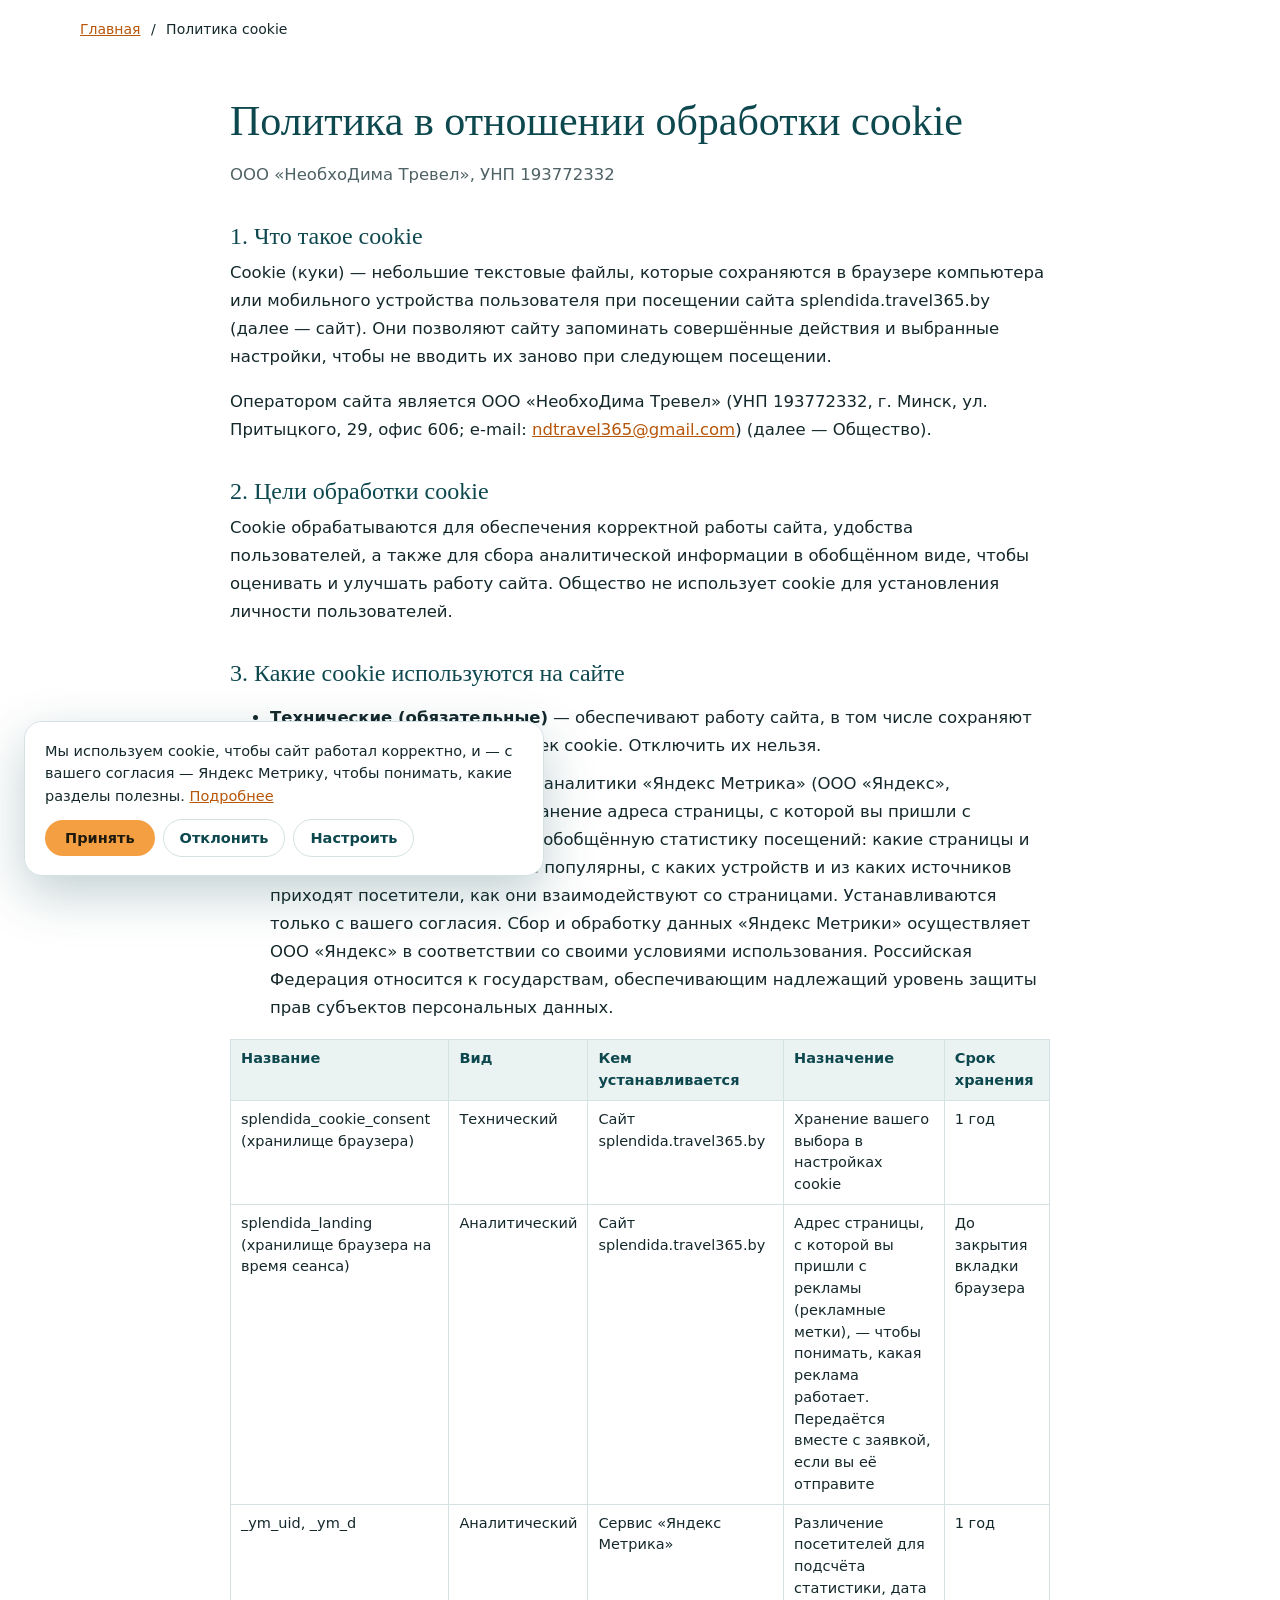
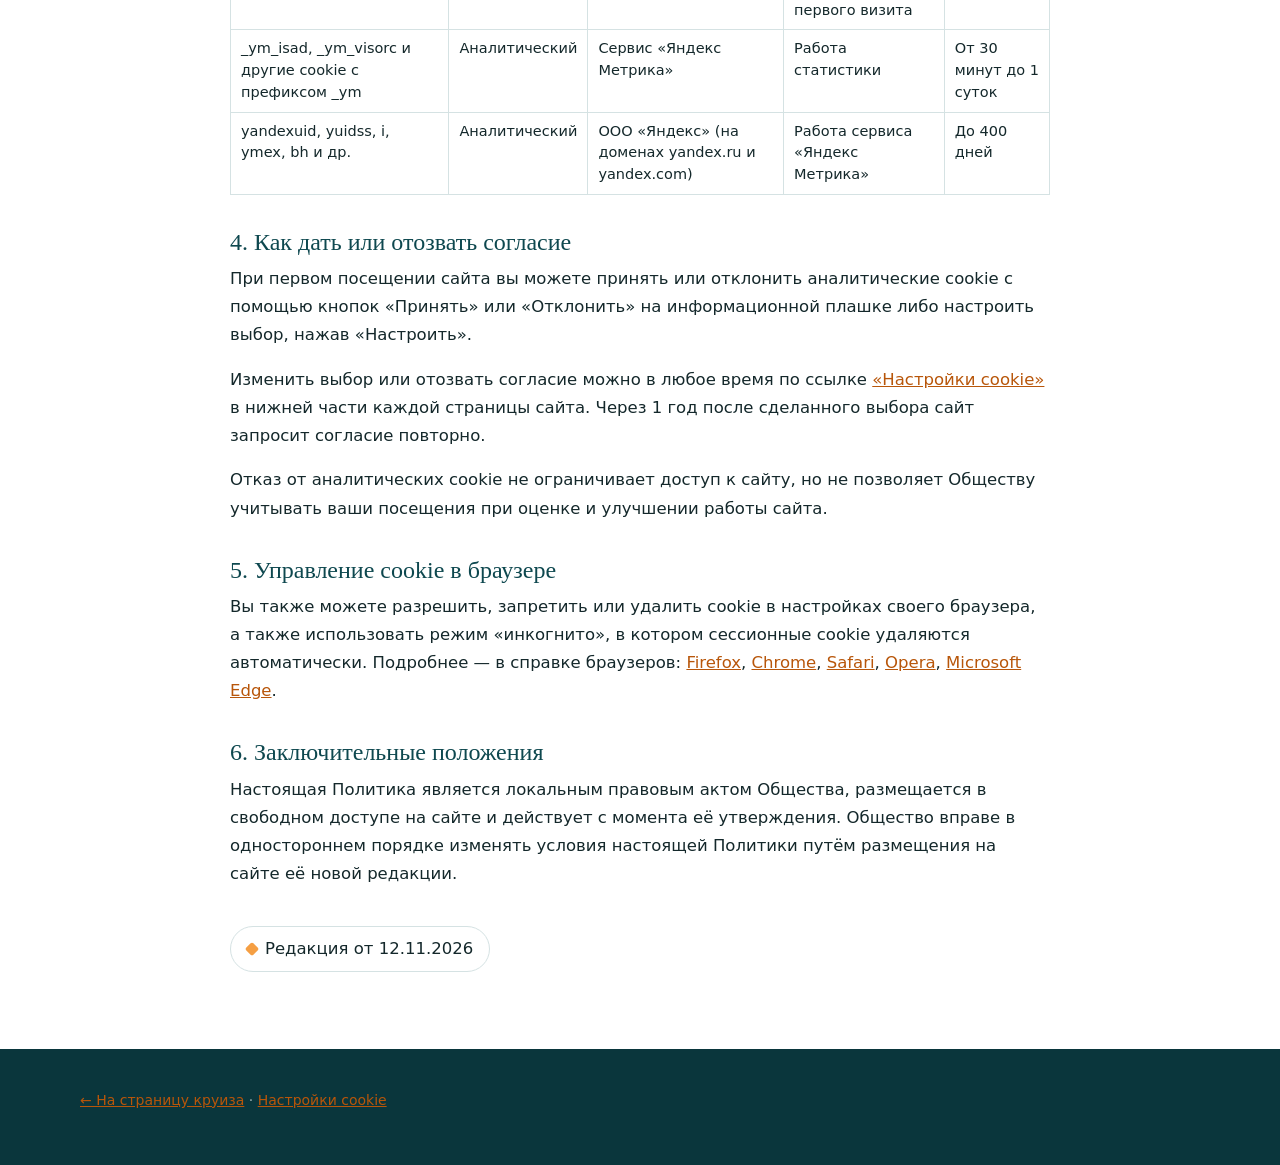
<file: politika-cookie.html>
<!DOCTYPE html>
<html lang="ru">
<head>
<meta charset="utf-8">
<meta name="viewport" content="width=device-width, initial-scale=1">
<title>Политика cookie — От Босфора до Адриатики</title>
<meta name="description" content="Какие cookie использует сайт круиза «От Босфора до Адриатики» и как управлять согласием.">
<meta name="robots" content="noindex, follow">
<link rel="icon" href="images/favicon.png">
<link rel="stylesheet" href="styles.css?v=60">
<script src="consent.js?v=1"></script>
</head>
<body>
<main>
<div class="crumbs"><div class="wrap"><a href="./">Главная</a> <span>/</span> Политика cookie</div></div>

<section class="policy">
  <div class="wrap">
    <h1>Политика в отношении обработки cookie</h1>
    <p class="lead">ООО «НеобхоДима Тревел», УНП 193772332</p>

    <h2>1. Что такое cookie</h2>
    <p>Cookie (куки) — небольшие текстовые файлы, которые сохраняются в браузере компьютера или мобильного устройства пользователя при посещении сайта splendida.travel365.by (далее — сайт). Они позволяют сайту запоминать совершённые действия и выбранные настройки, чтобы не вводить их заново при следующем посещении.</p>
    <p>Оператором сайта является ООО «НеобхоДима Тревел» (УНП 193772332, г. Минск, ул. Притыцкого, 29, офис 606; e-mail: <a href="mailto:ndtravel365@gmail.com">ndtravel365@gmail.com</a>) (далее — Общество).</p>

    <h2>2. Цели обработки cookie</h2>
    <p>Cookie обрабатываются для обеспечения корректной работы сайта, удобства пользователей, а также для сбора аналитической информации в обобщённом виде, чтобы оценивать и улучшать работу сайта. Общество не использует cookie для установления личности пользователей.</p>

    <h2>3. Какие cookie используются на сайте</h2>
    <ul>
      <li><b>Технические (обязательные)</b> — обеспечивают работу сайта, в том числе сохраняют сделанный вами выбор настроек cookie. Отключить их нельзя.</li>
      <li><b>Аналитические</b> — сервис веб-аналитики «Яндекс Метрика» (ООО «Яндекс», Российская Федерация) и сохранение адреса страницы, с которой вы пришли с рекламы. Позволяют получать обобщённую статистику посещений: какие страницы и разделы наиболее и наименее популярны, с каких устройств и из каких источников приходят посетители, как они взаимодействуют со страницами. Устанавливаются только с вашего согласия. Сбор и обработку данных «Яндекс Метрики» осуществляет ООО «Яндекс» в соответствии со своими условиями использования. Российская Федерация относится к государствам, обеспечивающим надлежащий уровень защиты прав субъектов персональных данных.</li>
          </ul>
    <div class="table-scroll"><table class="cookie-table">
      <tr><th>Название</th><th>Вид</th><th>Кем устанавливается</th><th>Назначение</th><th>Срок хранения</th></tr>
      <tr><td>splendida_cookie_consent (хранилище браузера)</td><td>Технический</td><td>Сайт splendida.travel365.by</td><td>Хранение вашего выбора в настройках cookie</td><td>1 год</td></tr>
      <tr><td>splendida_landing (хранилище браузера на время сеанса)</td><td>Аналитический</td><td>Сайт splendida.travel365.by</td><td>Адрес страницы, с которой вы пришли с рекламы (рекламные метки), — чтобы понимать, какая реклама работает. Передаётся вместе с заявкой, если вы её отправите</td><td>До закрытия вкладки браузера</td></tr>
      <tr><td>_ym_uid, _ym_d</td><td>Аналитический</td><td>Сервис «Яндекс Метрика»</td><td>Различение посетителей для подсчёта статистики, дата первого визита</td><td>1 год</td></tr>
      <tr><td>_ym_isad, _ym_visorc и другие cookie с префиксом _ym</td><td>Аналитический</td><td>Сервис «Яндекс Метрика»</td><td>Работа статистики</td><td>От 30 минут до 1 суток</td></tr>
      <tr><td>yandexuid, yuidss, i, ymex, bh и др.</td><td>Аналитический</td><td>ООО «Яндекс» (на доменах yandex.ru и yandex.com)</td><td>Работа сервиса «Яндекс Метрика»</td><td>До 400 дней</td></tr>
    </table></div>
    <p></p>

    <h2>4. Как дать или отозвать согласие</h2>
    <p>При первом посещении сайта вы можете принять или отклонить аналитические cookie с помощью кнопок «Принять» или «Отклонить» на информационной плашке либо настроить выбор, нажав «Настроить».</p>
    <p>Изменить выбор или отозвать согласие можно в любое время по ссылке <a href="#" data-cookie-settings>«Настройки cookie»</a> в нижней части каждой страницы сайта. Через 1 год после сделанного выбора сайт запросит согласие повторно.</p>
    <p>Отказ от аналитических cookie не ограничивает доступ к сайту, но не позволяет Обществу учитывать ваши посещения при оценке и улучшении работы сайта.</p>

    <h2>5. Управление cookie в браузере</h2>
    <p>Вы также можете разрешить, запретить или удалить cookie в настройках своего браузера, а также использовать режим «инкогнито», в котором сессионные cookie удаляются автоматически. Подробнее — в справке браузеров:
      <a href="https://support.mozilla.org/ru/kb/udalenie-kukov-dlya-udaleniya-informacii-kotoruyu-" target="_blank" rel="noopener">Firefox</a>,
      <a href="https://support.google.com/chrome/answer/95647?hl=ru" target="_blank" rel="noopener">Chrome</a>,
      <a href="https://support.apple.com/ru-ru/guide/safari/sfri11471/mac" target="_blank" rel="noopener">Safari</a>,
      <a href="https://help.opera.com/ru/latest/web-preferences/#cookies" target="_blank" rel="noopener">Opera</a>,
      <a href="https://support.microsoft.com/ru-ru/microsoft-edge/удаление-файлов-cookie-в-microsoft-edge-63947406-40ac-c3b8-57b9-2a946a29ae09" target="_blank" rel="noopener">Microsoft Edge</a>.</p>

    <h2>6. Заключительные положения</h2>
    <p>Настоящая Политика является локальным правовым актом Общества, размещается в свободном доступе на сайте и действует с момента её утверждения. Общество вправе в одностороннем порядке изменять условия настоящей Политики путём размещения на сайте её новой редакции.</p>
    <p class="note">Редакция от 12.11.2026</p>
  </div>
</section>

</main>
<footer class="foot"><div class="wrap"><p class="small"><a href="./">← На страницу круиза</a> · <a href="#" data-cookie-settings>Настройки cookie</a></p></div></footer>
</body>
</html>
</file>
<file: styles.css>
/* «От Босфора до Адриатики» — версия 4.
   Язык страницы — тренкадис: мозаика из цветных осколков, как на палубе MSC Splendida.
   Палитра бренда: тёмно-зелёный #0E484F (основа), оранжевый #F59F43 (действие) + морские акценты из мозаики.
   Приёмы: цветные «плитки» с осколками в углу, стикер цены, крупные цифры, фото с фразой поверх, рукописные подписи. */
:root{
  --dark:#0E484F; --dark2:#0A363C; --orange:#F59F43; --orange-d:#E58A28; --accent:#B8560A;
  --aegean:#2A7F9E; --tile:#C4553A; --deep:#0F4560;
  --mint:#EAF2F2; --sea-t:#E2F0F3; --peach:#FDEBD7; --white:#fff;
  --ink:#14282B; --muted:#4F6265; --line:#D5E2E3;
  --serif:"Prata",Georgia,serif; --sans:"Onest",system-ui,-apple-system,"Segoe UI",sans-serif; --hand:"Caveat",cursive;
  --arch:999px 999px 18px 18px; --r:22px;
}
*{box-sizing:border-box}
html{scroll-behavior:smooth;scroll-padding-top:76px}
body{margin:0;background:var(--white);color:var(--ink);font:400 17px/1.6 var(--sans);-webkit-font-smoothing:antialiased}
img,video{display:block;max-width:100%;height:auto}
a{color:var(--accent)}
h1,h2,h3{font-family:var(--serif);font-weight:400;line-height:1.1;margin:0;color:var(--dark)}
h2{font-size:clamp(32px,4.8vw,54px)}
h3{font-size:23px}
p{margin:0 0 1em}
.wrap{max-width:1160px;margin:0 auto;padding:0 20px}
.sec{padding:88px 0;position:relative}
.lead{font-size:19px;color:var(--muted);max-width:640px;margin:16px 0 0}
.hand{font:600 clamp(24px,2.6vw,30px)/1.15 var(--hand);color:var(--accent);margin:10px 0 0}
.small{font-size:14px;color:var(--muted)}
.note{display:inline-flex;align-items:center;gap:8px;margin-top:22px;padding:8px 16px;border-radius:999px;background:#fff;border:1.5px solid var(--line);font-size:14.5px;color:var(--ink)}
.note::before{content:"";width:10px;height:10px;border-radius:2px;background:var(--orange);transform:rotate(45deg)}
:focus-visible{outline:3px solid var(--orange);outline-offset:3px}
.skip{position:absolute;left:-999px}
[hidden]{display:none!important}
.mint{background:var(--mint)} .peach{background:var(--peach)} .sea{background:var(--sea-t)}
.dark{background:var(--dark);color:#fff} .deep{background:var(--deep);color:#fff}
.dark h2,.dark h3,.deep h2,.deep h3{color:#fff}
.dark .lead,.deep .lead{color:rgba(255,255,255,.82)}
.dark .small,.deep .small{color:rgba(255,255,255,.66)}
.dark .hand,.deep .hand{color:var(--orange)}
.sea,.mint{background-image:url("data:image/svg+xml,%3Csvg xmlns='http://www.w3.org/2000/svg' width='64' height='64' fill='none' stroke='%230E484F' stroke-opacity='.06' stroke-width='1.4'%3E%3Ccircle cx='32' cy='32' r='9'/%3E%3Cpath d='M32 0c0 13 7 19 19 19M32 0c0 13-7 19-19 19M32 64c0-13 7-19 19-19M32 64c0-13-7-19-19-19M0 32c13 0 19-7 19-19M0 32c13 0 19 7 19 19M64 32c-13 0-19-7-19-19M64 32c-13 0-19 7-19 19'/%3E%3C/svg%3E")}

/* мозаика-разделитель */
.mosaic{height:24px;background:url("data:image/svg+xml,%3Csvg xmlns='http://www.w3.org/2000/svg' width='120' height='24' stroke='%23fff' stroke-width='1.3' stroke-linejoin='round'%3E%3Cpolygon points='0,0 14,0 10,11 0,13' fill='%230E484F'/%3E%3Cpolygon points='14,0 30,0 27,9 10,11' fill='%23F59F43'/%3E%3Cpolygon points='30,0 46,0 44,12 27,9' fill='%232A7F9E'/%3E%3Cpolygon points='46,0 62,0 60,10 44,12' fill='%230E484F'/%3E%3Cpolygon points='62,0 80,0 77,11 60,10' fill='%23C4553A'/%3E%3Cpolygon points='80,0 98,0 95,9 77,11' fill='%23F59F43'/%3E%3Cpolygon points='98,0 120,0 120,12 95,9' fill='%232A7F9E'/%3E%3Cpolygon points='0,13 10,11 12,24 0,24' fill='%23C4553A'/%3E%3Cpolygon points='10,11 27,9 30,24 12,24' fill='%230E484F'/%3E%3Cpolygon points='27,9 44,12 46,24 30,24' fill='%23F59F43'/%3E%3Cpolygon points='44,12 60,10 63,24 46,24' fill='%23EAF2F2'/%3E%3Cpolygon points='60,10 77,11 80,24 63,24' fill='%232A7F9E'/%3E%3Cpolygon points='77,11 95,9 98,24 80,24' fill='%230E484F'/%3E%3Cpolygon points='95,9 120,12 120,24 98,24' fill='%23C4553A'/%3E%3C/svg%3E") repeat-x left top}
/* осколки мозаики в углу плитки */
.shards{position:relative;overflow:hidden}
.shards::before,.shards::after{content:"";position:absolute;pointer-events:none}
.shards::before{right:-6px;top:-6px;width:70px;height:56px;background:var(--orange);clip-path:polygon(30% 0,100% 0,100% 70%,62% 48%)}
.shards::after{right:24px;top:-4px;width:40px;height:34px;background:var(--aegean);clip-path:polygon(0 0,100% 0,70% 90%,10% 60%)}

/* кнопки */
.btn{display:inline-flex;align-items:center;gap:10px;text-decoration:none;cursor:pointer;border:2px solid transparent;font:600 16.5px/1 var(--sans);padding:17px 30px;border-radius:999px;transition:background .2s,color .2s,border-color .2s,transform .2s}
.btn:hover{transform:translateY(-1px)}
.btn-gold{background:var(--orange);color:#1F1A0E}
.btn-gold:hover{background:var(--orange-d)}
.btn-line{color:#fff;border-color:rgba(255,255,255,.65)}
.btn-line:hover{background:rgba(255,255,255,.14)}
.btn-dark{background:var(--dark);color:#fff}
.btn-dark:hover{background:var(--dark2)}
.btn-tg{background:#2AABEE;color:#fff}
.btn-tg:hover{background:#1F96D3}
.btn svg{width:20px;height:20px;flex:none}
.btn-block{display:flex;justify-content:center;width:100%}

/* шапка */
.top{position:sticky;top:0;z-index:50;background:rgba(255,255,255,.96);backdrop-filter:blur(8px);border-bottom:1px solid var(--line)}
.top .wrap{display:flex;align-items:center;gap:22px;height:64px}
.logo{margin-right:auto;line-height:0}
.logo img{height:38px;width:auto}
.nav{display:none;gap:22px;font-size:15px}
.nav a{text-decoration:none;color:var(--ink)}
.nav a:hover{color:var(--accent)}
.top-phone{font-weight:600;text-decoration:none;color:var(--ink);white-space:nowrap;font-size:15px}
@media(min-width:1040px){.nav{display:flex}}

/* ===== первый экран ===== */
.hero{background:var(--dark);color:#fff;overflow:hidden;position:relative}
.hero-in{display:grid;gap:44px;max-width:1160px;margin:0 auto;padding:44px 20px 56px;align-items:center}
.chip-tag{display:inline-flex;align-items:center;gap:10px;padding:8px 16px 8px 10px;border-radius:999px;background:rgba(255,255,255,.1);font-size:15px;color:#fff;margin:0 0 22px}
.chip-tag i{width:22px;height:22px;border-radius:6px;background:conic-gradient(var(--orange) 0 25%,var(--aegean) 0 50%,var(--tile) 0 75%,#fff 0);transform:rotate(12deg)}
.hero h1{color:#fff;font-size:clamp(46px,7vw,92px);line-height:.98;letter-spacing:-.01em}
.hero h1 span{display:block;color:var(--orange)}
.hero .sub{font-size:19px;max-width:520px;margin:24px 0 30px;color:rgba(255,255,255,.88)}
.hero-cta{display:flex;flex-wrap:wrap;gap:12px}
.deadline{margin:20px 0 0;font-size:14.5px;color:rgba(255,255,255,.75);display:flex;align-items:center;gap:8px}
.deadline::before{content:"";width:8px;height:8px;border-radius:50%;background:var(--orange);box-shadow:0 0 0 4px rgba(245,159,67,.25)}
.hero-art{position:relative;width:100%;max-width:440px;margin:0 auto}
.sun{position:absolute;right:-14%;top:-5%;width:54%;aspect-ratio:1;border-radius:50%;background:var(--orange);animation:rise 1.3s cubic-bezier(.2,.7,.2,1) both}
.arch{position:relative;border-radius:var(--arch);overflow:hidden;aspect-ratio:3/4.15;background:var(--dark2);box-shadow:0 0 0 7px var(--dark),0 0 0 9px rgba(255,255,255,.5)}
.arch video,.arch img{width:100%;height:100%;object-fit:cover}
.sticker{position:absolute;left:-12%;top:8%;z-index:3;width:150px;height:150px;border-radius:50%;background:#fff;color:var(--dark);display:flex;flex-direction:column;align-items:center;justify-content:center;text-align:center;transform:rotate(-10deg);box-shadow:0 14px 30px rgba(0,0,0,.3);border:3px dashed var(--orange);outline:6px solid #fff}
.sticker small{font-size:13px;color:var(--muted)}
.sticker b{font:700 34px/1 var(--sans);color:var(--dark);margin:2px 0}
.sticker em{font:600 19px/1 var(--hand);color:var(--accent)}
.pc{position:absolute;background:#fff;padding:7px 7px 30px;border-radius:4px;box-shadow:0 14px 30px rgba(0,0,0,.35);width:36%;z-index:2;transition:transform .35s}
.pc img{width:100%;aspect-ratio:1;object-fit:cover;border-radius:2px}
.pc span{position:absolute;left:0;right:0;bottom:4px;text-align:center;font:600 19px/1 var(--hand);color:var(--dark)}
.pc-a{left:-16%;bottom:6%;transform:rotate(-8deg)}
.pc-b{right:-12%;bottom:-4%;transform:rotate(7deg)}
.pc-a:hover{transform:rotate(-3deg) scale(1.05)} .pc-b:hover{transform:rotate(2deg) scale(1.05)}
.cap-video{margin-top:26px;text-align:center;font-size:12px;color:rgba(255,255,255,.55)}
@keyframes rise{from{transform:translateY(40%);opacity:0}to{transform:none;opacity:1}}
@media(prefers-reduced-motion:reduce){.sun{animation:none}html{scroll-behavior:auto}}
@media(min-width:960px){.hero-in{grid-template-columns:1.05fr .95fr;padding-top:56px;padding-bottom:72px}}
@media(max-width:600px){.sticker{width:118px;height:118px;left:-6%}.sticker b{font-size:26px}.hero-art{max-width:330px}.pc{width:40%}.pc-a{left:-10%}.pc-b{right:-8%}}

/* крупные цифры */
.facts{background:var(--dark2);color:#fff}
.facts-in{display:grid;grid-template-columns:repeat(2,1fr);gap:22px;max-width:1160px;margin:0 auto;padding:34px 20px}
.fact b{display:block;font:700 clamp(40px,5vw,58px)/1 var(--sans);color:var(--orange)}
.fact span{display:block;margin-top:6px;font-size:15px;color:rgba(255,255,255,.85)}
@media(min-width:800px){.facts-in{grid-template-columns:repeat(4,1fr)}}

/* доверие */
.trust{background:var(--mint);padding:28px 0}
.trust-in{display:grid;gap:12px;max-width:1160px;margin:0 auto;padding:0 20px}
.tr{display:flex;align-items:center;gap:14px;background:#fff;border-radius:16px;padding:14px 16px;text-decoration:none;color:var(--ink)}
.tr .ic{flex:none;width:46px;height:46px;border-radius:12px;display:grid;place-items:center;color:#fff}
.tr .ic svg{width:24px;height:24px}
.tr .ic img{width:46px;height:46px}
.tr b{display:block;font-size:16px}
.tr span{font-size:14px;color:var(--muted)}
@media(min-width:900px){.trust-in{grid-template-columns:repeat(4,1fr)}}

/* как устроено */
.steps{display:grid;gap:22px;margin-top:44px}
.step{border-radius:var(--r);overflow:hidden;background:#fff;box-shadow:0 1px 0 rgba(0,0,0,.03)}
.step .ph{position:relative}
.step .ph img{width:100%;aspect-ratio:4/3;object-fit:cover}
.step .n{position:absolute;left:18px;bottom:-26px;width:58px;height:58px;border-radius:50%;display:grid;place-items:center;font:700 26px/1 var(--sans);color:#fff;border:4px solid #fff}
.step:nth-child(1) .n{background:var(--orange);color:#1F1A0E}
.step:nth-child(2) .n{background:var(--aegean)}
.step:nth-child(3) .n{background:var(--tile)}
.step .in{padding:38px 24px 26px}
.step .when{font:600 22px/1 var(--hand);color:var(--accent);margin:0 0 4px}
.step h3{margin-bottom:10px}
.step p{margin:0;color:var(--muted);font-size:16px}
.step .pill{display:inline-block;margin-top:14px;font-size:13.5px;font-weight:600;background:var(--peach);color:var(--accent);border-radius:999px;padding:5px 12px}
@media(min-width:900px){.steps{grid-template-columns:repeat(3,1fr)}}

/* входит / отдельно */
.incl-grid{display:grid;gap:20px;margin-top:40px}
.box{border-radius:var(--r);padding:30px 28px}
.box h3{font-size:28px;margin-bottom:18px}
.box.yes{background:var(--dark);color:#fff}
.box.yes h3{color:#fff}
.box.no{background:#fff;border:2px solid var(--line)}
.list{list-style:none;padding:0;margin:0;display:grid;gap:13px}
.list li{position:relative;padding-left:34px;font-size:16.5px}
.list.yes li::before{content:"";position:absolute;left:0;top:1px;width:22px;height:22px;border-radius:50%;background:var(--orange)}
.list.yes li::after{content:"";position:absolute;left:7px;top:6px;width:8px;height:5px;border-left:2.5px solid var(--dark);border-bottom:2.5px solid var(--dark);transform:rotate(-45deg)}
.list.no li::before{content:"";position:absolute;left:4px;top:.75em;width:14px;border-top:2.5px solid var(--tile)}
.list small{display:block;font-size:14px;color:var(--muted)}
.box.yes .list small{color:rgba(255,255,255,.7)}
@media(min-width:860px){.incl-grid{grid-template-columns:1.15fr .85fr}}

/* фото с фразой */
.quote-band{position:relative;min-height:520px;display:flex;align-items:flex-end;color:#fff;background:#08252a center/cover no-repeat}
.quote-band::before{content:"";position:absolute;inset:0;background:linear-gradient(180deg,rgba(8,37,42,0) 30%,rgba(8,37,42,.85) 100%)}
.quote-band .wrap{position:relative;padding-bottom:56px;width:100%}
.quote-band q{display:block;quotes:none;font:600 clamp(40px,6vw,76px)/1 var(--hand);max-width:820px}
.quote-band p{margin:14px 0 0;font-size:17px;color:rgba(255,255,255,.85);max-width:560px}

/* ролики туристов */
.reels{display:flex;gap:16px;overflow-x:auto;scroll-snap-type:x mandatory;margin:40px -20px 0;padding:0 20px 14px;scrollbar-width:thin}
.reel{flex:none;width:min(240px,62vw);scroll-snap-align:start;margin:0}
.reel .fr{border-radius:var(--arch);overflow:hidden;aspect-ratio:9/15;background:#08252a;border:4px solid #fff}
.reel video{width:100%;height:100%;object-fit:cover}
.reel figcaption{text-align:center;margin-top:10px;font:600 22px/1.1 var(--hand);color:var(--orange)}
/* мозаика фото */
.gallery{display:grid;grid-template-columns:repeat(2,1fr);grid-auto-rows:150px;gap:12px;margin-top:40px}
.g{position:relative;padding:0;border:0;border-radius:18px;overflow:hidden;cursor:zoom-in;background:#08252a}
.g img{width:100%;height:100%;object-fit:cover;transition:transform .6s}
.g:hover img{transform:scale(1.05)}
.g span{position:absolute;left:10px;bottom:10px;background:rgba(255,255,255,.92);color:var(--dark);border-radius:999px;padding:4px 12px;font:600 18px/1.2 var(--hand)}
.g.t2{grid-row:span 2}
.g.w2{grid-column:span 2}
@media(min-width:860px){.gallery{grid-template-columns:repeat(4,1fr);grid-auto-rows:190px}}
.credit{margin-top:16px}

/* страхи */
.fears{display:grid;gap:18px;margin-top:40px}
.fear{border-radius:var(--r);padding:28px 26px;color:#fff}
.fear:nth-child(1){background:var(--aegean)}
.fear:nth-child(2){background:var(--tile)}
.fear:nth-child(3){background:var(--dark)}
.fear:nth-child(4){background:var(--orange);color:#1F1A0E}
.fear .q{font:600 30px/1.05 var(--hand);margin:0 0 12px}
.fear p{margin:0;font-size:16.5px;opacity:.95}
.fear .ic{width:44px;height:44px;border-radius:12px;background:rgba(255,255,255,.18);display:grid;place-items:center;margin-bottom:16px}
.fear .ic svg{width:24px;height:24px}
@media(min-width:760px){.fears{grid-template-columns:repeat(2,1fr)}}

/* маршрут */
.chips{display:flex;gap:8px;overflow-x:auto;padding:2px 0 10px;scrollbar-width:thin;margin-top:30px}
.chip{flex:none;cursor:pointer;border:1.5px solid var(--line);background:#fff;border-radius:14px;padding:9px 14px;font:500 14px/1.25 var(--sans);color:var(--ink);text-align:left;min-width:92px}
.chip small{display:block;color:var(--muted);font-size:12px}
.chip[aria-selected=true]{background:var(--dark);border-color:var(--dark);color:#fff}
.chip[aria-selected=true] small{color:rgba(255,255,255,.75)}
.rt{display:grid;gap:24px;margin-top:14px}
.map-box{background:#CFE4E8;border-radius:var(--r);overflow:hidden}
.map-box svg{display:block;width:100%;height:auto}
.land{fill:#F6F9F8;stroke:#B5CCCF;stroke-width:.7}
.route-line{fill:none;stroke:var(--tile);stroke-width:2.6;stroke-dasharray:3 6;stroke-linecap:round}
.pin{cursor:pointer}
.pin circle.dot{fill:var(--dark);stroke:#fff;stroke-width:2.5}
.pin text.nm{font:600 13px var(--sans);fill:#fff;text-anchor:middle;dominant-baseline:central;pointer-events:none}
.pin text.lb{font:600 15px var(--sans);fill:var(--dark2);paint-order:stroke;stroke:#fff;stroke-width:4px;stroke-linejoin:round}
.pin.on circle.dot{fill:var(--orange)}
.pin circle.ring{opacity:0}
.pin.on circle.ring{stroke:var(--orange);fill:none;stroke-width:2;opacity:.9;animation:pulse 1.8s ease-out infinite}
@keyframes pulse{from{r:12;opacity:.9}to{r:30;opacity:0}}
@media(prefers-reduced-motion:reduce){.pin.on circle.ring{animation:none;opacity:.6}}
@media(max-width:700px){.pin text.lb{font-size:26px;stroke-width:7px}.pin text.nm{font-size:19px}.pin circle.dot{r:17px}.route-line{stroke-width:4.5}}
.day-card{position:relative;background:#fff;border-radius:var(--r);overflow:hidden}
.day-card img{width:100%;aspect-ratio:16/10;object-fit:cover;cursor:zoom-in}
.day-card .in{padding:22px 24px 24px}
.day-card .dn{font:600 22px/1 var(--hand);color:var(--accent);margin:0 0 6px}
.day-card h3{font-size:30px;margin-bottom:10px}
.day-card .tm{display:inline-block;background:var(--peach);color:var(--accent);border-radius:999px;padding:5px 14px;font-weight:600;font-size:14.5px;margin:0 0 12px}
.day-card p.tx{color:var(--muted);margin:0 0 10px;font-size:16px}
.day-card .cr{font-size:12px;color:var(--muted);margin:0}
.stamp{position:absolute;right:16px;top:16px;z-index:2;width:96px;height:96px;border-radius:50%;border:2.5px solid #fff;box-shadow:inset 0 0 0 6px rgba(0,0,0,0),inset 0 0 0 7.5px #fff;display:flex;flex-direction:column;align-items:center;justify-content:center;text-align:center;color:#fff;background:rgba(14,72,79,.55);backdrop-filter:blur(2px);transform:rotate(-12deg);font:600 11px/1.15 var(--sans);letter-spacing:.04em;padding:10px;pointer-events:none}
.stamp b{font:600 22px/1 var(--hand);letter-spacing:0;margin:2px 0}
.rt-nav{display:flex;gap:10px;margin-top:14px}
.rt-nav button{cursor:pointer;width:46px;height:46px;border-radius:50%;border:2px solid var(--dark);background:#fff;color:var(--dark);font-size:20px;line-height:1}
.rt-nav button:hover{background:var(--dark);color:#fff}
@media(min-width:900px){.rt{grid-template-columns:1.2fr .8fr;align-items:start;gap:28px}}

/* лайнер */
.ship-facts{display:grid;grid-template-columns:repeat(2,1fr);gap:14px;margin-top:30px}
.ship-facts div{background:rgba(255,255,255,.08);border-radius:16px;padding:16px 18px}
.ship-facts b{display:block;font:700 32px/1.1 var(--sans);color:var(--orange)}
.ship-facts span{font-size:14px;color:rgba(255,255,255,.78)}
@media(min-width:800px){.ship-facts{grid-template-columns:repeat(4,1fr)}}
.gal{display:grid;grid-template-columns:repeat(2,1fr);gap:10px;margin-top:30px}
.gal button{padding:0;border:0;background:none;cursor:zoom-in;border-radius:16px;overflow:hidden;position:relative}
.gal img{width:100%;height:100%;object-fit:cover;aspect-ratio:4/3;transition:transform .5s}
.gal button:hover img{transform:scale(1.04)}
.gal .big{grid-column:span 2;grid-row:span 2}
.gal .big img{aspect-ratio:auto;min-height:100%}
.gal span{position:absolute;left:10px;bottom:10px;background:rgba(255,255,255,.92);color:var(--dark);border-radius:999px;padding:4px 12px;font:600 17px/1.2 var(--hand)}
@media(min-width:800px){.gal{grid-template-columns:repeat(4,1fr)}}

/* месяцы */
.months{display:grid;grid-template-columns:repeat(2,1fr);gap:14px;margin-top:40px}
.month{position:relative;border:0;padding:0;cursor:pointer;border-radius:var(--r);overflow:hidden;aspect-ratio:3/3.6;color:#fff;text-align:left;font-family:var(--sans);background:#08252a}
.month img{position:absolute;inset:0;width:100%;height:100%;object-fit:cover;transition:transform .6s}
.month::after{content:"";position:absolute;inset:0;background:linear-gradient(180deg,rgba(8,37,42,0) 15%,rgba(8,37,42,.55) 45%,rgba(8,37,42,.94) 100%)}
.month:hover img{transform:scale(1.05)}
.month .in{position:absolute;left:0;right:0;bottom:0;z-index:2;padding:18px}
.month .mn{display:block;font:400 30px/1 var(--serif)}
.month .md{display:block;font-size:14px;line-height:1.35;margin:8px 0 12px;color:rgba(255,255,255,.88)}
.month .mp{display:inline-block;background:var(--orange);color:#1F1A0E;border-radius:999px;padding:6px 14px;font-weight:700;font-size:15px}
.month .mc{display:block;font-size:12.5px;margin-top:8px;color:rgba(255,255,255,.75)}
.month .best{position:absolute;z-index:2;top:14px;left:14px;background:#fff;color:#17734A;border-radius:999px;padding:4px 12px;font:600 18px/1.2 var(--hand)}
.month[aria-pressed=true]{outline:4px solid var(--orange);outline-offset:3px}
.month .best{left:auto;right:14px}
@media(max-width:599px){.months{display:flex;overflow-x:auto;scroll-snap-type:x mandatory;margin:30px -20px 0;padding:4px 20px 14px;gap:12px}.month{flex:none;width:80vw;aspect-ratio:4/3.7;scroll-snap-align:start}.month .mn{font-size:32px}.month .md{font-size:15px}}
@media(min-width:900px){.months{grid-template-columns:repeat(3,1fr);gap:18px}.month{aspect-ratio:16/11}.month .in{padding:22px 24px}.month .mn{font-size:36px}.month .md{font-size:15.5px;max-width:300px}}
.mdates{margin-top:22px;background:#fff;border-radius:var(--r);padding:20px 22px}
.mdates h3{font-size:24px;margin-bottom:6px}
.dchips{display:flex;flex-wrap:wrap;gap:10px;margin-top:14px}
.dchip{cursor:pointer;border:2px solid var(--line);background:#fff;border-radius:16px;padding:12px 16px;text-align:left;font-family:var(--sans);min-width:150px;transition:border-color .2s,background .2s}
.dchip:hover{border-color:var(--orange);background:#FFF7EE}
.dchip b{display:block;font-size:17px;color:var(--ink)}
.dchip span{display:block;font-size:13px;color:var(--muted)}
.dchip strong{display:block;font-size:20px;color:var(--dark);margin-top:6px}
.dchip.low strong{color:#17734A}
.dg{color:var(--tile);font-weight:700;margin-left:3px}
.all-dates{margin-top:24px}
.all-dates summary{cursor:pointer;font-weight:600;color:var(--dark);display:inline-block;padding:10px 0}
.dates{width:100%;border-collapse:collapse;margin-top:10px;background:#fff;border-radius:16px;overflow:hidden}
.dates th{background:var(--dark);color:#fff;font-weight:500;font-size:14px;text-align:left;padding:14px 16px}
.dates td{padding:12px 16px;border-top:1px solid var(--line);font-size:16px}
.dates tbody tr{cursor:pointer}
.dates tbody tr:hover td{background:var(--mint)}
.dates .price{font:700 18px var(--sans);color:var(--dark);white-space:nowrap;text-align:right}
.dates th:last-child{text-align:right}
@media(max-width:700px){.dates th:nth-child(3),.dates td:nth-child(3){display:none}.dates td,.dates th{padding:11px 9px}}

/* отзывы */
.rating{display:flex;flex-wrap:wrap;align-items:center;gap:14px 26px;margin:26px 0 6px}
.rating .big{font:700 72px/1 var(--sans);color:var(--orange)}
.stars{color:var(--orange);letter-spacing:3px;font-size:20px}
.reviews{display:flex;gap:16px;overflow-x:auto;scroll-snap-type:x mandatory;padding:6px 20px 18px;margin:24px -20px 0;scrollbar-width:thin}
.rv{flex:none;width:min(360px,84vw);scroll-snap-align:start;background:#fff;color:var(--ink);border-radius:var(--r);padding:26px;display:flex;flex-direction:column;gap:12px;position:relative}
.rv::before{content:"“";position:absolute;right:20px;top:-6px;font:400 90px/1 var(--serif);color:var(--peach)}
.rv q{quotes:none;font-size:16.5px;line-height:1.55}
.rv .who{margin-top:auto;display:flex;align-items:center;gap:12px;font-size:14px;color:var(--muted)}
.rv .av{flex:none;width:42px;height:42px;border-radius:50%;display:grid;place-items:center;font-weight:700;color:#fff;background:var(--aegean)}
.rv:nth-child(3n+2) .av{background:var(--tile)} .rv:nth-child(3n) .av{background:var(--orange);color:#1F1A0E}
.rv .who b{display:block;color:var(--ink);font-size:15px}
.ya{display:grid;gap:18px;margin-top:34px}
.ya-card{background:#fff;border-radius:var(--r);overflow:hidden;color:var(--ink);min-height:420px;display:flex;flex-direction:column}
.ya-card iframe{border:0;width:100%;flex:1;min-height:380px}
.ya-card .hd{padding:16px 20px;display:flex;justify-content:space-between;align-items:center;gap:12px;flex-wrap:wrap}
.ya-card .hd b{font-size:17px}
.ya-card .hd a{font-weight:600;color:var(--accent)}
@media(min-width:900px){.ya{grid-template-columns:1fr 1fr}}

/* виза */
.visa-grid{display:grid;gap:36px;margin-top:36px}
.vsteps{list-style:none;padding:0;margin:26px 0 0;display:grid;gap:16px;counter-reset:v}
.vsteps li{counter-increment:v;position:relative;padding-left:58px}
.vsteps li::before{content:counter(v);position:absolute;left:0;top:-2px;width:40px;height:44px;border-radius:20px 20px 7px 7px;background:var(--dark);font:700 18px/44px var(--sans);text-align:center;color:#fff}
.vsteps b{display:block}
.vsteps span{color:var(--muted);font-size:15.5px}
.insure{margin-top:26px;background:var(--peach);border-radius:18px;padding:18px 20px;font-size:16px}
.insure b{color:var(--accent)}
.award{background:#fff;border-radius:var(--r);padding:26px}
.award .medal{width:96px;margin-bottom:12px}
.award b{font:400 23px/1.2 var(--serif);color:var(--dark);display:block;margin-bottom:8px}
.award p{margin:0 0 16px;color:var(--muted);font-size:15.5px}
.dipl{display:grid;grid-template-columns:1fr 1fr;gap:10px}
.dipl button{padding:0;border:1px solid var(--line);border-radius:10px;background:#fff;cursor:zoom-in;overflow:hidden}
@media(min-width:900px){.visa-grid{grid-template-columns:1.2fr .8fr;gap:64px;align-items:start}}

/* вопросы */
.faq{margin-top:30px;max-width:840px}
.faq details{background:#fff;border-radius:16px;margin-bottom:10px;padding:0 22px;border:1.5px solid var(--line)}
.faq summary{cursor:pointer;list-style:none;padding:19px 40px 19px 0;font-weight:600;font-size:17.5px;position:relative}
.faq summary::-webkit-details-marker{display:none}
.faq summary::after{content:"+";position:absolute;right:0;top:50%;transform:translateY(-50%);width:28px;height:28px;border-radius:50%;background:var(--orange);color:#1F1A0E;display:grid;place-items:center;font-size:20px;font-weight:600;line-height:1}
.faq details[open] summary::after{content:"−"}
.faq details p{color:var(--muted);margin:0 0 20px;font-size:16.5px;max-width:700px}

/* заявка */
.final-grid{display:grid;gap:36px}
.contact-phone{font:400 40px/1 var(--serif);margin:26px 0 8px}
.contact-phone a{color:#fff;text-decoration:none}
.msgs{display:flex;flex-wrap:wrap;gap:12px;margin-top:22px}
.form{background:#fff;color:var(--ink);border-radius:150px 150px 22px 22px;padding:72px 28px 26px;display:grid;gap:16px}
@media(max-width:520px){.form{border-radius:90px 90px 22px 22px;padding-top:56px}}
.form h3{text-align:center;font-size:26px}
.field label,.field legend{display:block;font-weight:600;font-size:14.5px;margin-bottom:6px;padding:0}
.field{border:0;margin:0;padding:0;min-width:0}
.field input[type=text],.field input[type=tel],.field select,.field textarea{width:100%;font:400 16px var(--sans);padding:13px 14px;border:1.5px solid #B9CCD0;border-radius:12px;background:#fff;color:var(--ink)}
.field textarea{resize:vertical}
.radios{display:flex;flex-wrap:wrap;gap:8px 18px;font-size:15.5px}
.radios label{display:inline-flex;gap:7px;align-items:center;font-weight:400;margin:0}
.opt{font-weight:400;color:var(--muted)}
.hp{position:absolute;left:-9999px;width:1px;height:1px;opacity:0}
.agree{margin:0}
.form .small{color:var(--muted)}
.form-msg{font-size:15px;min-height:1em}
.form-msg.ok{color:#17734A;font-weight:600}
.form-msg.err{color:#B3261E}
@media(min-width:900px){.final-grid{grid-template-columns:1fr 1fr;gap:72px;align-items:start}}

/* подвал, панели, просмотр фото */
.foot{background:var(--dark2);color:rgba(255,255,255,.82);padding:40px 0 104px;font-size:15px}
.foot b{color:#fff}
.foot .small{color:rgba(255,255,255,.6)}
.mbar{position:fixed;left:0;right:0;bottom:0;z-index:60;display:flex;gap:8px;padding:10px 12px calc(10px + env(safe-area-inset-bottom));background:#fff;border-top:1px solid var(--line)}
.mbar a{flex:1;text-align:center;text-decoration:none;font-weight:600;font-size:14.5px;padding:13px 6px;border-radius:999px;border:1.5px solid var(--dark);color:var(--dark)}
.mbar .mbar-main{background:var(--orange);border-color:var(--orange);color:#1F1A0E;flex:1.4}
@media(min-width:900px){.mbar{display:none}.foot{padding-bottom:40px}}
.stick{display:none}
@media(min-width:900px){
  .stick{display:flex;position:fixed;right:24px;bottom:24px;z-index:55;align-items:center;gap:14px;background:var(--dark);color:#fff;text-decoration:none;border-radius:999px;padding:8px 8px 8px 22px;box-shadow:0 12px 30px rgba(0,0,0,.25);transform:translateY(140%);transition:transform .35s}
  .stick.on{transform:none}
  .stick b{color:var(--orange)}
  .stick i{font-style:normal;background:var(--orange);color:#1F1A0E;font-weight:600;border-radius:999px;padding:10px 18px}
}
dialog.lb{border:0;padding:0;background:transparent;max-width:min(94vw,1100px);margin:auto;overflow:visible}
dialog.lb::backdrop{background:rgba(5,25,28,.9)}
dialog.lb img{max-height:84vh;width:auto;max-width:100%;margin:auto;border-radius:12px}
dialog.lb p{color:#fff;text-align:center;font-size:15px;margin:10px 0 0}
dialog.lb .x{position:absolute;right:0;top:-48px;background:none;border:0;color:#fff;font-size:38px;cursor:pointer;line-height:1}

/* ===== Версия 5: правки Вероники (два шрифта, без курсива, ровные сетки) ===== */
button,select,input,textarea{font-family:inherit}
.pc span{font:600 13px/1 var(--sans)}
.stamp b{font:700 15px/1.1 var(--sans);margin:4px 0}
.step .when{font:600 14px/1.2 var(--sans);color:var(--accent);margin:0 0 6px}
.day-card .dn{font:600 14px/1.2 var(--sans)}
.fear .q{font:700 22px/1.25 var(--sans)}
.g span,.gal span{font:600 13.5px/1.2 var(--sans);padding:5px 12px}
.reel figcaption{font:600 15px/1.2 var(--sans);color:#fff}
.sticker small{font-size:13px}
.reels,.reviews,.chips{scrollbar-width:none}
.reels::-webkit-scrollbar,.reviews::-webkit-scrollbar,.chips::-webkit-scrollbar,.gallery::-webkit-scrollbar{display:none}

/* 4 шага */
@media(min-width:640px){.steps{grid-template-columns:repeat(2,1fr)}}
@media(min-width:1040px){.steps{grid-template-columns:repeat(4,1fr);gap:18px}.step .in{padding:36px 20px 22px}.step h3{font-size:21px}}

/* фраза на видео */
.qb-video{position:absolute;inset:0;width:100%;height:100%;object-fit:cover}
.quote-band{min-height:560px}
.quote-band::before{z-index:1;background:linear-gradient(90deg,rgba(8,37,42,.88) 0%,rgba(8,37,42,.55) 50%,rgba(8,37,42,.15) 100%)}
.quote-band .wrap{z-index:2;padding-bottom:0;align-self:center}
.quote-band q{font:400 clamp(36px,5vw,64px)/1.08 var(--serif);max-width:640px}
.quote-band p{font-size:18px;max-width:520px;margin-top:20px}
.quote-band{align-items:center}

/* ролики: на компьютере ровная сетка без прокрутки */
@media(min-width:900px){.reels{display:grid;grid-template-columns:repeat(6,1fr);gap:14px;overflow:visible;margin:40px 0 0;padding:0}.reel{width:auto}}

/* мозаика фото без пустот */
.gallery{grid-auto-rows:190px}
@media(min-width:860px){
  .gallery{grid-template-columns:repeat(4,1fr);grid-template-areas:"a b c c" "a b d e" "f g h h" "f g h h"}
  .ga{grid-area:a}.gb{grid-area:b}.gc{grid-area:c}.gd{grid-area:d}.ge{grid-area:e}.gf{grid-area:f}.gg{grid-area:g}.gh{grid-area:h}
}
@media(max-width:859px){
  .gallery{display:flex;overflow-x:auto;scroll-snap-type:x mandatory;gap:12px;margin:30px -20px 0;padding:0 20px 4px;scrollbar-width:none}
  .g{flex:none;width:64vw;height:80vw;max-height:420px;scroll-snap-align:start}
}

/* заголовок раздела со стрелками */
.sec-head{display:flex;justify-content:space-between;align-items:flex-end;gap:20px;flex-wrap:wrap}
.arrows{display:flex;gap:10px}
.arrows button{cursor:pointer;width:48px;height:48px;border-radius:50%;border:2px solid var(--dark);background:#fff;color:var(--dark);font-size:20px;line-height:1;transition:background .2s,color .2s}
.arrows button:hover{background:var(--dark);color:#fff}
.arrows.light button{background:transparent;border-color:rgba(255,255,255,.7);color:#fff}
.arrows.light button:hover{background:#fff;color:var(--dark)}
@media(max-width:600px){#marshrut .arrows{display:none}}

/* лайнер и каюта */
.deep .lead{color:rgba(255,255,255,.88);max-width:780px}
.cabin{display:grid;margin-top:40px;background:#fff;color:var(--ink);border-radius:var(--r);overflow:hidden}
.cabin-ph{padding:0;border:0;cursor:zoom-in;background:#eee}
.cabin-ph img{width:100%;height:100%;object-fit:cover;min-height:260px}
.cabin-in{padding:30px 30px 32px}
.cabin-in h3,.deep .cabin-in h3{font-size:30px;margin-bottom:12px;color:var(--dark)}
.cabin-in > p{color:var(--muted);margin:0 0 18px}
.cabin-list li{font-size:16px}
.price-note{margin:22px 0 0;background:var(--peach);border-radius:14px;padding:14px 16px;font-size:15px;color:var(--ink)}
@media(min-width:900px){.cabin{grid-template-columns:1fr 1fr}}

/* даты и цены */
.cal{display:grid;gap:22px;margin-top:40px}
@media(min-width:700px){.cal{grid-template-columns:repeat(2,1fr)}}
@media(min-width:1040px){.cal{grid-template-columns:repeat(3,1fr)}}
.mon{position:relative;background:#fff;border-radius:var(--r);padding:22px 20px 10px}
.mon.best{box-shadow:inset 0 0 0 3px #1E8A57}
.mon-h{display:flex;justify-content:space-between;align-items:flex-start;gap:12px;padding-bottom:14px;border-bottom:1.5px solid var(--line)}
.mon-h h3{font-size:28px}
.mon-h p{margin:4px 0 0;font-size:14px;color:var(--muted)}
.from{flex:none;background:var(--orange);color:#1F1A0E;border-radius:999px;padding:6px 12px;font-weight:700;font-size:14.5px;white-space:nowrap}
.mon ul{list-style:none;margin:0;padding:0}
.mon li + li{border-top:1px solid var(--line)}
.mon li button{width:100%;display:flex;align-items:center;gap:12px;padding:12px 6px;border:0;background:none;cursor:pointer;text-align:left;font-family:var(--sans);border-radius:12px;transition:background .15s}
.mon li button:hover{background:var(--mint)}
.mon .dt{flex:1;min-width:0}
.mon .dt b{display:block;font-size:16px;color:var(--ink)}
.mon .dt small{display:block;font-size:13px;color:var(--muted)}
.mon .pr{font:700 18px var(--sans);color:var(--dark);white-space:nowrap}
.mon .pr.low{color:#17734A}
.mon .go{flex:none;width:32px;height:32px;border-radius:50%;background:var(--mint);display:grid;place-items:center;color:var(--dark);font-weight:700;transition:background .15s}
.mon li button:hover .go{background:var(--orange)}
.tag-best{position:absolute;top:-12px;left:20px;background:#1E8A57;color:#fff;font-size:12.5px;font-weight:600;border-radius:999px;padding:4px 12px}

/* отзывы */
.reviews{margin-top:30px}
.rv .stars{font-size:15px;letter-spacing:2px}

/* кто мы */
.about{display:grid;gap:36px;align-items:start}
.about-photo{width:100%;max-width:440px;border-radius:var(--arch);aspect-ratio:3/4;object-fit:cover}
.about-p{margin:16px 0 0;font-size:17px}
.about-facts{display:flex;flex-wrap:wrap;gap:12px;margin:24px 0}
.about-facts div{background:#fff;border-radius:16px;padding:14px 18px;min-width:150px}
.about-facts b{display:block;font:700 28px/1.1 var(--sans);color:var(--dark)}
.about-facts span{font-size:14px;color:var(--muted)}
.office{background:#fff;border-radius:var(--r);overflow:hidden}
.office iframe{display:block;border:0;width:100%;height:260px}
.office p{margin:0;padding:14px 18px;font-size:15px}
@media(min-width:900px){.about{grid-template-columns:.8fr 1.2fr;gap:56px}}

/* виза */
.visa-cost{display:grid;gap:12px;margin-top:26px}
.visa-cost div{background:var(--mint);border-radius:16px;padding:16px 18px}
.visa-cost b{display:block;font:700 26px/1.1 var(--sans);color:var(--dark)}
.visa-cost span{font-size:14.5px;color:var(--muted)}
@media(min-width:600px){.visa-cost{grid-template-columns:1fr 1fr}}
.medals{display:flex;gap:12px;margin-bottom:14px}
.medals img{height:96px;width:auto}

/* вопросы */
.faq-grid{display:grid;gap:30px}
.faq-grid .faq{margin-top:0;max-width:none}
@media(min-width:900px){.faq-grid{grid-template-columns:.8fr 1.2fr;gap:56px;align-items:start}}

/* пометки для Вероники — убрать перед публикацией */
.todo{background:#FFF1B8;color:#5A4300;border-radius:4px;padding:0 5px;font-size:.88em;font-weight:600}
.mon .via{display:inline-block;margin-left:8px;font-style:normal;font-weight:600;color:var(--accent);background:var(--peach);border-radius:999px;padding:1px 8px;font-size:12px}

/* ===== Мобильная версия: компактнее, ленты вместо длинных столбцов ===== */
.price-m{display:none}
@media(max-width:959px){
  .price-m{display:block;margin:-8px 0 22px;font-size:17px;color:rgba(255,255,255,.85)}
  .price-m b{font:700 34px/1 var(--sans);color:var(--orange);margin:0 4px}
  .hero-art .sticker{display:none}
}
@media(max-width:699px){
  .sec{padding:60px 0}
  h2{font-size:clamp(30px,8.4vw,38px)}
  .lead{font-size:17px}
  .hero-in{padding-top:30px;padding-bottom:44px;gap:34px}
  .hero h1{font-size:clamp(42px,12vw,56px)}
  .hero .sub{font-size:17px;margin:18px 0 22px}
  .hero-cta .btn{flex:1 1 100%;justify-content:center}
  .hero-art{max-width:270px}
  .facts-in{padding:26px 20px;gap:18px}
  .fact b{font-size:40px}
  .fact span{font-size:13.5px}
  /* доверие 2×2 */
  .trust{padding:18px 0}
  .trust-in{grid-template-columns:1fr 1fr;gap:10px}
  .tr{flex-direction:column;align-items:flex-start;gap:10px;padding:14px}
  .tr .ic{width:38px;height:38px;border-radius:10px}
  .tr .ic svg{width:20px;height:20px}
  .tr b{font-size:14.5px;line-height:1.25}
  .tr span span{font-size:12.5px;line-height:1.3;display:block}
  /* ленты с прокруткой пальцем */
  .steps,.fears,.cal{display:flex;overflow-x:auto;scroll-snap-type:x mandatory;gap:12px;margin-left:-20px;margin-right:-20px;padding:4px 20px 8px;scrollbar-width:none}
  .steps::-webkit-scrollbar,.fears::-webkit-scrollbar,.cal::-webkit-scrollbar{display:none}
  .step,.fear,.mon{flex:none;width:82vw;max-width:340px;scroll-snap-align:start}
  .steps{margin-top:28px}
  .step .ph img{aspect-ratio:16/10}
  .step .in{padding:34px 18px 20px}
  .fears{margin-top:28px;align-items:stretch}
  .fear{padding:22px 20px}
  .fear .q{font-size:19px}
  .fear p{font-size:15.5px}
  .cal{margin-top:30px;padding-top:16px}
  .swipe{display:flex;align-items:center;gap:8px;margin-top:10px;font-size:13.5px;color:var(--muted)}
  .swipe::after{content:"→";font-weight:700}
  .dark .swipe{color:rgba(255,255,255,.7)}
  /* что входит */
  .box{padding:24px 20px}
  .box h3{font-size:24px}
  .list li{font-size:15.5px}
  /* лайнер: меньше фото */
  .gal button:nth-child(n+6){display:none}
  .ship-facts b{font-size:26px}
  .cabin-in{padding:22px 20px 24px}
  .cabin-in h3{font-size:24px}
  .cabin-ph img{min-height:200px;max-height:240px}
  /* кто мы */
  .about-photo{max-height:300px;width:100%;max-width:none;border-radius:160px 160px 18px 18px}
  .office iframe{height:220px}
  /* виза */
  .medals img{height:72px}
  .dipl{grid-template-columns:1fr 1fr;max-width:260px}
  .award{padding:20px}
  /* форма */
  .contact-phone{font-size:30px}
  .quote-band{min-height:440px}
}
@media(min-width:700px){.swipe{display:none}}
@media(max-width:699px){
  .steps,.fears,.cal,.reels,.gallery,.reviews{scroll-padding:0 20px}
  .mon .via{display:table;margin:4px 0 0;padding:1px 8px}
  .mon .dt b{font-size:15px}
  .mon .pr{font-size:16px}
}
.dark .form h3{color:var(--dark)}
@media(max-width:520px){.form{padding-top:44px}}

/* ===== Версия 5.1: заголовок в две строки, без оранжевого текста на тёмно-бирюзовом (Вероника, 11.11) ===== */
.hero h1{font-size:clamp(42px,12vw,56px);line-height:1.04}
.hero h1,.hero h1 span{white-space:nowrap}
.hero h1 span{color:#fff}
@media(min-width:700px){.hero h1{font-size:clamp(46px,8vw,68px)}}
@media(min-width:960px){.hero h1{font-size:clamp(50px,5.4vw,78px)}}
/* оранжевым остаются только заливки (кнопки, солнце, плашки), текст на тёмном — белый */
.fact b,.ship-facts b,.rating .big,.price-m b,.stick b,.dark .hand,.deep .hand{color:#fff}
.dark .stars,.deep .stars{color:#fff}
.fact span{color:rgba(255,255,255,.82)}
.step:nth-child(4) .n{background:var(--dark);color:#fff}

/* ВИЗА — версия 5.3: «паспортный контроль» */
.v-head{display:flex;gap:24px;align-items:flex-start;justify-content:space-between}
.v-head .lead{margin-top:14px}
.v-stamp{flex:none;position:relative;width:128px;height:128px;border-radius:50%;border:3px double var(--tile);color:var(--tile);display:flex;flex-direction:column;align-items:center;justify-content:center;transform:rotate(-12deg);font:800 14px/1 var(--sans);letter-spacing:.16em;text-transform:uppercase;opacity:.92}
.v-stamp b{font:400 44px/1 var(--serif);letter-spacing:0;margin:5px 0 3px}
.v-stamp::after{content:"";position:absolute;inset:8px;border:1.5px solid currentColor;border-radius:50%;opacity:.4}
.v-countries{list-style:none;padding:0;margin:22px 0 0;display:flex;flex-wrap:wrap;gap:10px}
.v-countries li{display:flex;gap:8px;align-items:baseline;background:#fff;border-radius:999px;padding:9px 18px;box-shadow:0 2px 10px rgba(14,72,79,.07)}
.v-countries b{color:var(--dark);font-weight:700}
.v-countries span{color:var(--muted);font-size:14.5px}
.vsteps{list-style:none;padding:0;margin:40px 0 0;display:grid;grid-template-columns:1fr;gap:14px;counter-reset:v}
.vsteps li{counter-increment:v;position:relative;background:#fff;border-radius:var(--r);padding:22px 22px 22px 84px;box-shadow:0 8px 24px rgba(14,72,79,.07)}
.vsteps li::before{content:counter(v);position:absolute;left:22px;top:22px;width:46px;height:50px;border-radius:23px 23px 8px 8px;background:var(--dark);color:#fff;font:700 20px/50px var(--sans);text-align:center}
.vsteps li:last-child::before{background:var(--orange);color:var(--dark)}
.vsteps b{display:block;font-size:19px;margin-bottom:4px;color:var(--dark)}
.vsteps span{color:var(--muted);font-size:15.5px}
.v-bottom{display:grid;gap:22px;margin-top:26px}
.v-offer{display:grid;gap:14px;align-content:start}
.v-ticket{position:relative;border-radius:var(--r);padding:28px 26px 24px;background:linear-gradient(135deg,var(--orange),#F7B766);color:var(--dark);overflow:hidden}
.v-ticket::before,.v-ticket::after{content:"";position:absolute;top:50%;width:28px;height:28px;border-radius:50%;background:var(--peach);transform:translateY(-50%)}
.v-ticket::before{left:-14px}.v-ticket::after{right:-14px}
.v-tag{display:inline-block;background:var(--dark);color:#fff;border-radius:999px;padding:6px 14px;font:700 13.5px/1.2 var(--sans)}
.v-ticket b{display:block;font:400 clamp(32px,5.4vw,46px)/1.08 var(--serif);margin:14px 0 8px;color:var(--dark)}
.v-ticket p{margin:0 0 16px;font-size:16.5px}
.v-dots{display:flex;flex-wrap:wrap;gap:6px;margin-bottom:10px}
.v-dots i{display:block;width:18px;height:18px;border-radius:50%;background:var(--dark)}
.v-ticket small{font-size:14.5px;font-weight:600}
.v-fee{display:flex;gap:16px;align-items:center;background:#fff;border-radius:var(--r);padding:18px 22px}
.v-fee b{flex:none;font:700 28px/1 var(--sans);color:var(--dark)}
.v-fee span{font-size:14.5px;color:var(--muted)}
.insure{display:flex;gap:14px;align-items:flex-start;margin-top:0;background:var(--dark);color:#fff;border-radius:var(--r);padding:20px 22px}
.insure p{margin:0;font-size:15.5px}
.insure b{color:var(--orange)}
.v-ic{flex:none;width:34px;height:34px;color:var(--orange)}
@media(min-width:900px){
  .vsteps{grid-template-columns:repeat(4,1fr);gap:18px}
  .vsteps li{padding:80px 20px 22px}
  .vsteps li::before{left:20px;top:20px}
  .vsteps li:not(:last-child)::after{content:"";position:absolute;top:44px;right:-18px;width:18px;height:0;border-top:2px dashed rgba(14,72,79,.3)}
  .v-bottom{grid-template-columns:1.25fr .75fr;gap:26px;align-items:stretch}
}
@media(max-width:560px){.v-stamp{display:none}}

/* версия 5.4: билет визы без плашек стран, вопросы карточками, блок гайдов */
.v-ticket{background:linear-gradient(135deg,#0E484F,#15626B);color:#fff}
.v-tag{background:var(--orange);color:#1F1A0E}
.v-ticket b{color:#fff}
.v-ticket p{color:rgba(255,255,255,.88)}
.v-dots i{background:var(--orange)}
.v-ticket small{color:rgba(255,255,255,.82);font-weight:500}
.insure{background:var(--mint);color:var(--ink);border:1.5px solid var(--line)}
.insure b{color:var(--accent)}
.v-ic{color:var(--dark)}
/* вопросы */
.faq-card{position:relative;overflow:hidden;background:#fff;border-radius:var(--r);padding:30px 28px;box-shadow:0 10px 30px rgba(14,72,79,.08)}
.faq-card>*{position:relative}
.faq-btns{display:grid;gap:10px;margin-top:22px}
.faq-btns .btn{justify-content:center}
.faq-hrs{margin:16px 0 0}
.faq summary{padding-left:62px}
.q-ic{position:absolute;left:0;top:50%;transform:translateY(-50%);width:40px;height:44px;border-radius:20px 20px 7px 7px;background:var(--dark);display:grid;place-items:center}
.q-ic svg{width:21px;height:21px;color:#fff}
.faq details{box-shadow:0 4px 14px rgba(14,72,79,.05)}
.faq details[open]{border-color:var(--orange);box-shadow:0 10px 26px rgba(14,72,79,.09)}
.faq details[open] .q-ic{background:var(--orange)}
.faq details[open] .q-ic svg{color:var(--dark)}
.faq details p{padding-left:62px}
/* гайды */
.gid{display:grid;gap:30px;align-items:start}
.gid-kicker{display:inline-block;margin:0 0 14px;padding:6px 14px;border-radius:999px;background:var(--peach);color:var(--accent);font:700 14px/1.2 var(--sans)}
.gid-list{list-style:none;padding:0;margin:22px 0 0;display:grid;gap:12px}
.gid-list li{position:relative;padding-left:30px;color:var(--muted)}
.gid-list li::before{content:"";position:absolute;left:4px;top:.55em;width:11px;height:11px;border-radius:2px;background:var(--orange);transform:rotate(45deg)}
.gid-list b{color:var(--dark)}
.gid-pages{display:flex;justify-content:center;align-items:flex-end;padding:10px 0 0}
.gid-pages img{width:34%;max-width:210px;border-radius:14px;box-shadow:0 14px 34px rgba(14,72,79,.22);border:4px solid #fff}
.gid-pages img:nth-child(1){transform:rotate(-6deg) translateX(14px)}
.gid-pages img:nth-child(2){position:relative;z-index:2;transform:translateY(-14px);width:38%;max-width:240px}
.gid-pages img:nth-child(3){transform:rotate(6deg) translateX(-14px)}
.gid-form{background:var(--mint);border-radius:var(--r);padding:26px 24px;display:grid;gap:16px}
.gid-chips{border:0;margin:0;padding:0}
.gid-chips legend{font:700 16px/1.3 var(--sans);color:var(--dark);margin-bottom:10px;padding:0}
.chips{display:flex;flex-wrap:wrap;gap:8px}
.chip{position:relative;cursor:pointer}
.chip input{position:absolute;opacity:0;inset:0;margin:0;cursor:pointer}
.chip span{display:block;padding:9px 16px;border-radius:999px;background:#fff;border:1.5px solid var(--line);font-size:15.5px;color:var(--dark);transition:background .15s,border-color .15s}
.chip input:checked+span{background:var(--dark);border-color:var(--dark);color:#fff}
.chip input:focus-visible+span{outline:3px solid var(--orange);outline-offset:2px}
.gid-row{display:grid;gap:10px}
.gid-form input[type=text],.gid-form input[type=tel]{width:100%;padding:15px 16px;border-radius:12px;border:1.5px solid var(--line);font:inherit;background:#fff}
.gid-form .hp{position:absolute;left:-9999px}
.gid-form .btn{justify-content:center}
.gid-note{margin:0}
.gid-msg{font-size:16px}
.gid-msg.err{color:#B3261E}
.gid-links{display:grid;gap:8px;margin-top:10px}
.gid-form.sent .gid-chips,.gid-form.sent .gid-row,.gid-form.sent button[type=submit],.gid-form.sent .gid-note{display:none}
@media(min-width:900px){
  .gid{grid-template-columns:1.05fr .95fr;gap:40px 56px}
  .gid-copy{grid-column:1}
  .gid-pages{grid-column:2;grid-row:1 / span 2}
  .gid-form{grid-column:1}
  .gid-row{grid-template-columns:1fr 1fr}
}

.gid-form.sent .gid-row,.gid-form.sent button[type=submit],.gid-form.sent .gid-note{display:none}

/* версия 5.5: осколки мозаики в углах карточек нижней части */
.shards.s2::before{background:var(--tile)}
.shards.s2::after{background:var(--orange)}
.shards.s3::before{background:var(--aegean)}
.shards.s3::after{background:var(--tile)}
.faq details.shards::before{width:52px;height:42px}
.faq details.shards::after{right:20px;width:30px;height:26px}
.v-ticket .sh{position:absolute;right:0;top:0;width:100px;height:62px;pointer-events:none;z-index:1}
.v-ticket .sh::before,.v-ticket .sh::after{content:"";position:absolute}
.v-ticket .sh::before{right:-6px;top:-6px;width:70px;height:56px;background:var(--orange);clip-path:polygon(30% 0,100% 0,100% 70%,62% 48%)}
.v-ticket .sh::after{right:24px;top:-4px;width:40px;height:34px;background:var(--aegean);clip-path:polygon(0 0,100% 0,70% 90%,10% 60%)}
.v-ticket>:not(.sh){position:relative;z-index:2}
.faq details.shards::before{right:-8px;top:-9px;width:44px;height:32px}
.faq details.shards::after{right:16px;top:-8px;width:24px;height:20px}

.cabin-up{display:grid;grid-template-columns:1fr 1fr;gap:10px;margin-top:16px}
.cabin-up button{position:relative;padding:0;border:0;border-radius:12px;overflow:hidden;cursor:zoom-in;background:#eee}
.cabin-up img{display:block;width:100%;aspect-ratio:3/2;object-fit:cover}
.cabin-up span{position:absolute;left:8px;bottom:8px;padding:4px 10px;border-radius:999px;background:rgba(255,255,255,.92);color:var(--dark);font:700 14px/1.2 var(--sans)}

/* COOKIE */
.cookie{position:fixed;left:24px;bottom:24px;z-index:150;width:min(520px,calc(100% - 48px));background:#fff;color:var(--ink);border-radius:18px;padding:18px 20px;box-shadow:0 18px 50px rgba(14,72,79,.25);border:1px solid var(--line)}
.cookie[hidden]{display:none}
.cookie-text{margin:0 0 12px;font-size:14.5px;line-height:1.55}
.cookie-settings{margin:0 0 12px;display:grid;gap:8px}
.cookie-settings[hidden]{display:none}
.cookie-opt{display:flex;gap:10px;align-items:flex-start;font-size:14px;color:var(--muted)}
.cookie-opt b{color:var(--dark)}
.cookie-opt input{margin-top:4px;accent-color:var(--accent)}
.cookie-actions{display:flex;flex-wrap:wrap;gap:8px;align-items:center}
.cookie-actions [hidden]{display:none}
.cookie-actions .btn{padding:11px 20px;font-size:14.5px;background:var(--orange);color:#1F1A0E;border:0;border-radius:999px;font-weight:700;cursor:pointer}
.cookie-btn{border:1.5px solid var(--line);background:transparent;border-radius:999px;padding:10px 16px;font:600 14.5px var(--sans);color:var(--dark);cursor:pointer}
.legal-links a{color:inherit}
@media(max-width:680px){.cookie{left:12px;right:12px;width:auto;bottom:76px;padding:14px 16px}}
.policy{padding:40px 0 60px}.policy .wrap{max-width:860px}
.policy h1{font-size:clamp(30px,4vw,42px);margin-bottom:8px}.policy h2{font-size:24px;margin:34px 0 10px}
.policy p,.policy li{font-size:16.5px;line-height:1.7}.policy li{margin-bottom:10px}
.crumbs{padding:18px 0;font-size:14px}.crumbs span{margin:0 6px}
.table-scroll{overflow-x:auto;margin:6px 0 16px}
.cookie-table{border-collapse:collapse;width:100%;min-width:620px;font-size:14.5px;line-height:1.5}
.cookie-table th,.cookie-table td{border:1px solid var(--line);padding:8px 10px;vertical-align:top;text-align:left}
.cookie-table th{background:var(--mint);color:var(--dark)}

/* ОТЗЫВЫ v5.7 */
.rating{gap:6px 24px;margin:22px 0 4px}
.rating .big{font-size:84px;letter-spacing:-2px}
.dark .rating .stars{color:var(--orange);font-size:24px;letter-spacing:4px}
.rating .small{color:rgba(255,255,255,.78)}
.reviews{gap:18px;padding:10px 20px 22px}
.rv{width:min(380px,86vw);padding:30px 28px 24px;gap:0;border-radius:26px;box-shadow:0 18px 40px rgba(0,0,0,.18);border-top:6px solid var(--orange)}
.rv:nth-child(3n+2){border-top-color:var(--tile)}
.rv:nth-child(3n){border-top-color:var(--aegean)}
.rv::before{content:"“";position:static;display:block;height:46px;margin:-6px 0 0;font:400 84px/1 var(--serif);color:var(--orange)}
.dark .rv .stars{color:var(--orange);font-size:16px;letter-spacing:3px;margin-bottom:10px;order:-1}
.rv q{font-size:17px;line-height:1.6;color:var(--ink);flex:1}
.rv .who{margin-top:22px;padding-top:18px;border-top:1.5px dashed var(--line);gap:14px}
.rv .av{width:46px;height:46px;font-size:18px}
.rv .who b{font-size:16px;margin-bottom:2px}
</file>
